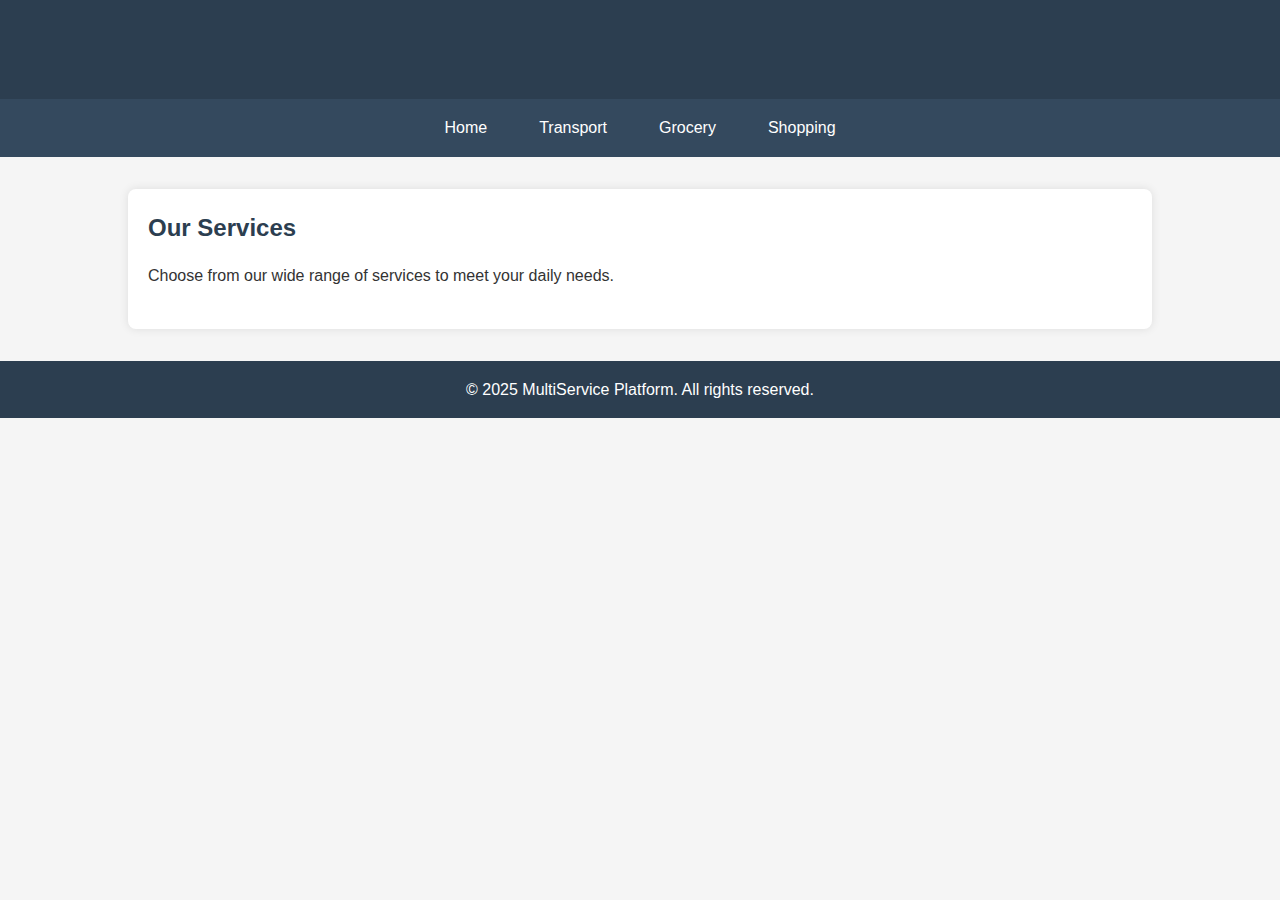
<file: index.html>
<!DOCTYPE html>
<html lang="en">
<head>
  <meta charset="UTF-8" />
  <meta name="viewport" content="width=device-width, initial-scale=1.0"/>
  <title>Home - MultiService Platform</title>
  <link rel="stylesheet" href="./style.css" />
  <style>
    .category-grid {
      display: flex;
      gap: 20px;
      flex-wrap: wrap;
    }
    .category-card {
      width: 300px;
      border: 1px solid #ccc;
      border-radius: 10px;
      overflow: hidden;
      cursor: pointer;
      box-shadow: 0 0 8px rgba(0,0,0,0.1);
    }
    .category-card img {
      width: 100%;
      height: 180px;
      object-fit: cover;
    }
    .category-info {
      padding: 15px;
    }
    .btn {
      display: inline-block;
      margin-top: 10px;
      padding: 8px 12px;
      background-color: #007bff;
      color: white;
      text-decoration: none;
      border-radius: 5px;
    }
  </style>
</head>
<body>
  <header>
    <h1>Welcome to MultiService Platform</h1>
  </header>

  <nav>
    <a href="index.html">Home</a>
    <a href="transport.html">Transport</a>
    <a href="grocery.html">Grocery</a>
    <a href="shopping.html">Shopping</a>
  </nav>

  <div class="container">
    <h2>Our Services</h2>
    <p>Choose from our wide range of services to meet your daily needs.</p>

    <div class="category-grid" id="category-grid">
      <!-- Dynamic content will be inserted here -->
    </div>
  </div>

  <footer>
    <p>&copy; 2025 MultiService Platform. All rights reserved.</p>
  </footer>

  <script>
    const services = [
      {
        key: 'transport',
        title: 'Transport',
        desc: 'Book your travel tickets',
        img: 'all transport.jpg',
        link: 'transport.html'
      },
      {
        key: 'grocery',
        title: 'Grocery',
        desc: 'Fresh groceries at your doorstep',
        img: 'all grocery.jpg',
        link: 'grocery.html'
      },
      {
        key: 'shopping',
        title: 'Shopping',
        desc: 'Fashion and electronics',
        img: 'all shopping.jpg',
        link: 'shopping.html'
      }
    ];

    const grid = document.getElementById('category-grid');

    services.forEach(service => {
      fetch(`http://localhost:3000/${service.key}`)
        .then(res => res.json())
        .then(data => {
          const card = document.createElement('div');
          card.className = 'category-card';
          card.onclick = () => window.location.href = service.link;
          card.innerHTML = `
            <img src="${service.img}" alt="${service.title}">
            <div class="category-info">
              <h3>${service.title}</h3>
              <p>${service.desc}</p>
              <p><strong>${data.length}</strong> items available</p>
              <a href="${service.link}" class="btn">Explore</a>
            </div>
          `;
          grid.appendChild(card);
        })
        .catch(err => {
          console.error(`Failed to fetch ${service.key}:`, err);
        });
    });
  </script>
</body>
</html>
</file>
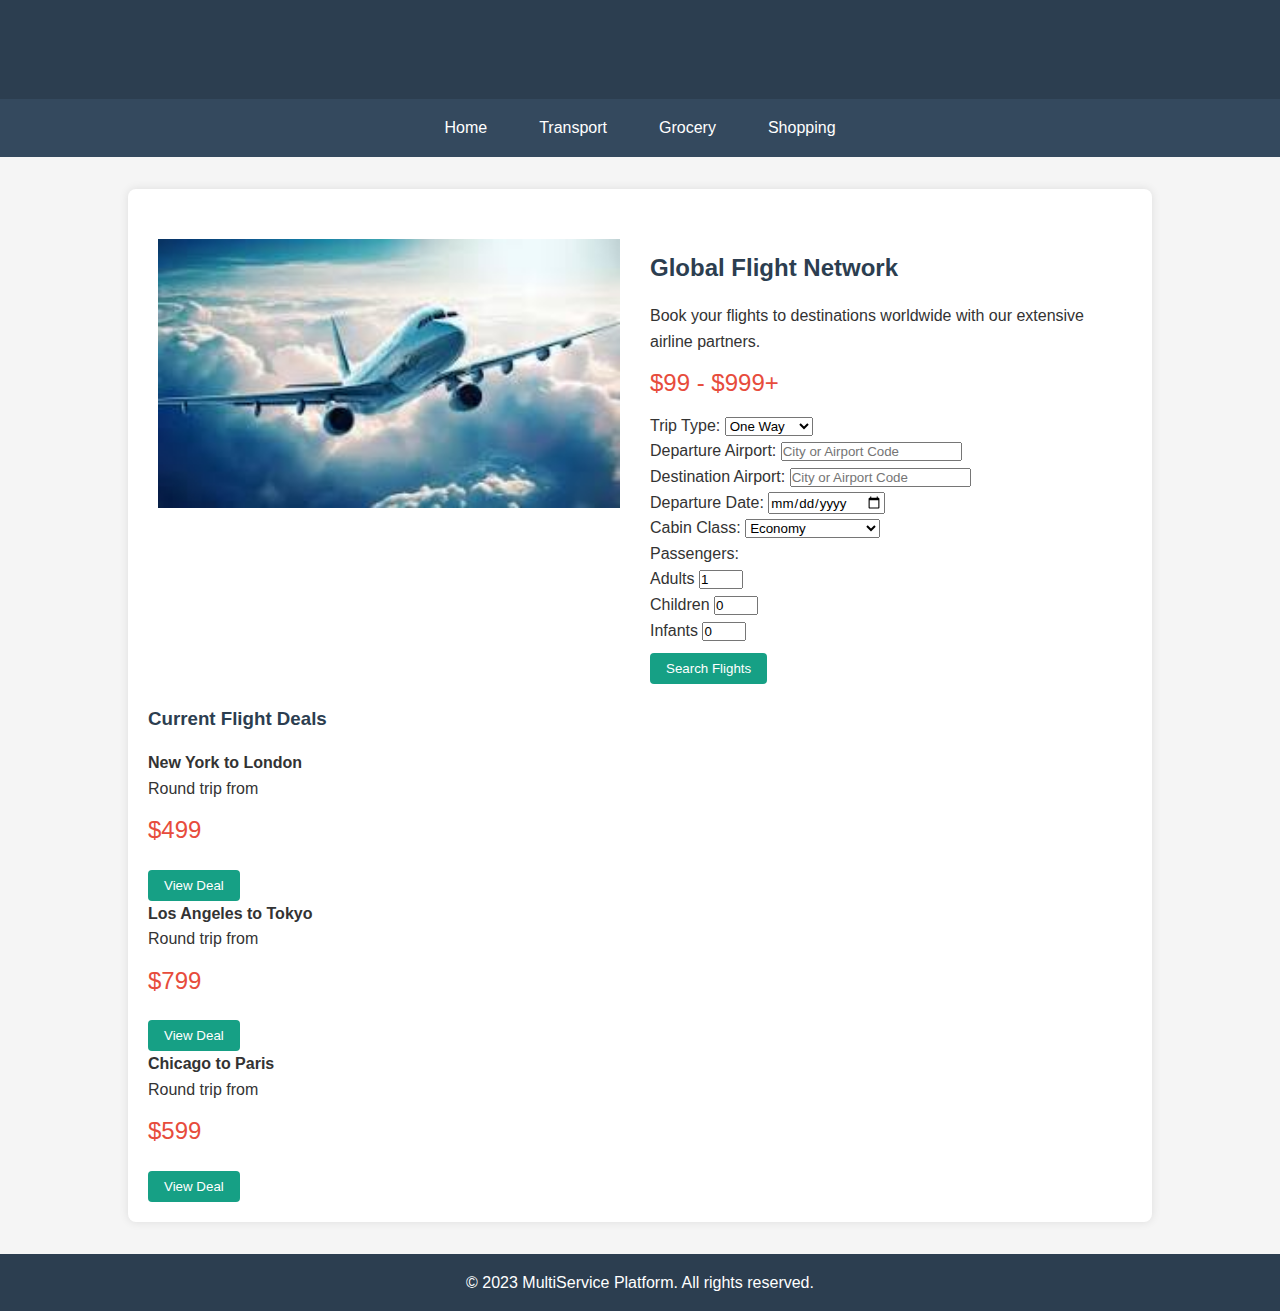
<file: aeroplane.html>
<!DOCTYPE html>
<html lang="en">
<head>
    <meta charset="UTF-8">
    <meta name="viewport" content="width=device-width, initial-scale=1.0">
    <title>Flight Booking</title>
    <link rel="stylesheet" href="style.css">
</head>
<body>
    <header>
        <h1>Flight Ticket Booking</h1>
    </header>
    
    <nav>
        <a href="index.html">Home</a>
        <a href="transport.html">Transport</a>
        <a href="grocery.html">Grocery</a>
        <a href="shopping.html">Shopping</a>
    </nav>
    
    <div class="container">
        <div class="product-details">
            <div class="product-image">
                <img src="./plane.jpg" alt="Commercial Airplane">
            </div>
            
            <div class="product-info">
                <h2>Global Flight Network</h2>
                <p>Book your flights to destinations worldwide with our extensive airline partners.</p>
                
                <div class="price">$99 - $999+</div>
                
                <form>
                    <div class="form-group">
                        <label for="trip-type">Trip Type:</label>
                        <select id="trip-type" name="trip-type">
                            <option value="one-way">One Way</option>
                            <option value="round-trip">Round Trip</option>
                            <option value="multi-city">Multi-City</option>
                        </select>
                    </div>
                    
                    <div class="form-group">
                        <label for="from">Departure Airport:</label>
                        <input type="text" id="from" name="from" placeholder="City or Airport Code" required>
                    </div>
                    
                    <div class="form-group">
                        <label for="to">Destination Airport:</label>
                        <input type="text" id="to" name="to" placeholder="City or Airport Code" required>
                    </div>
                    
                    <div class="form-group">
                        <label for="depart-date">Departure Date:</label>
                        <input type="date" id="depart-date" name="depart-date" required>
                    </div>
                    
                    <div class="form-group return-date-group" style="display:none;">
                        <label for="return-date">Return Date:</label>
                        <input type="date" id="return-date" name="return-date">
                    </div>
                    
                    <div class="form-group">
                        <label for="class">Cabin Class:</label>
                        <select id="class" name="class">
                            <option value="economy">Economy</option>
                            <option value="premium-economy">Premium Economy</option>
                            <option value="business">Business</option>
                            <option value="first">First Class</option>
                        </select>
                    </div>
                    
                    <div class="form-group">
                        <label for="passengers">Passengers:</label>
                        <div class="passenger-selector">
                            <div>
                                <label>Adults</label>
                                <input type="number" name="adults" min="1" max="9" value="1">
                            </div>
                            <div>
                                <label>Children</label>
                                <input type="number" name="children" min="0" max="9" value="0">
                            </div>
                            <div>
                                <label>Infants</label>
                                <input type="number" name="infants" min="0" max="9" value="0">
                            </div>
                        </div>
                    </div>
                    
                    <button type="submit" class="btn">Search Flights</button>
                </form>
            </div>
        </div>
        
        <div class="flight-deals">
            <h3>Current Flight Deals</h3>
            <div class="deal-cards">
                <div class="deal-card">
                    <h4>New York to London</h4>
                    <p>Round trip from</p>
                    <div class="price">$499</div>
                    <button class="btn">View Deal</button>
                </div>
                
                <div class="deal-card">
                    <h4>Los Angeles to Tokyo</h4>
                    <p>Round trip from</p>
                    <div class="price">$799</div>
                    <button class="btn">View Deal</button>
                </div>
                
                <div class="deal-card">
                    <h4>Chicago to Paris</h4>
                    <p>Round trip from</p>
                    <div class="price">$599</div>
                    <button class="btn">View Deal</button>
                </div>
            </div>
        </div>
    </div>
    
    <footer>
        <p>&copy; 2023 MultiService Platform. All rights reserved.</p>
    </footer>
    
    <script>
        // Simple script to show/hide return date based on trip type
        document.getElementById('trip-type').addEventListener('change', function() {
            const returnDateGroup = document.querySelector('.return-date-group');
            if (this.value === 'round-trip') {
                returnDateGroup.style.display = 'block';
            } else {
                returnDateGroup.style.display = 'none';
            }
        });
    </script>
</body>
</html>
</file>
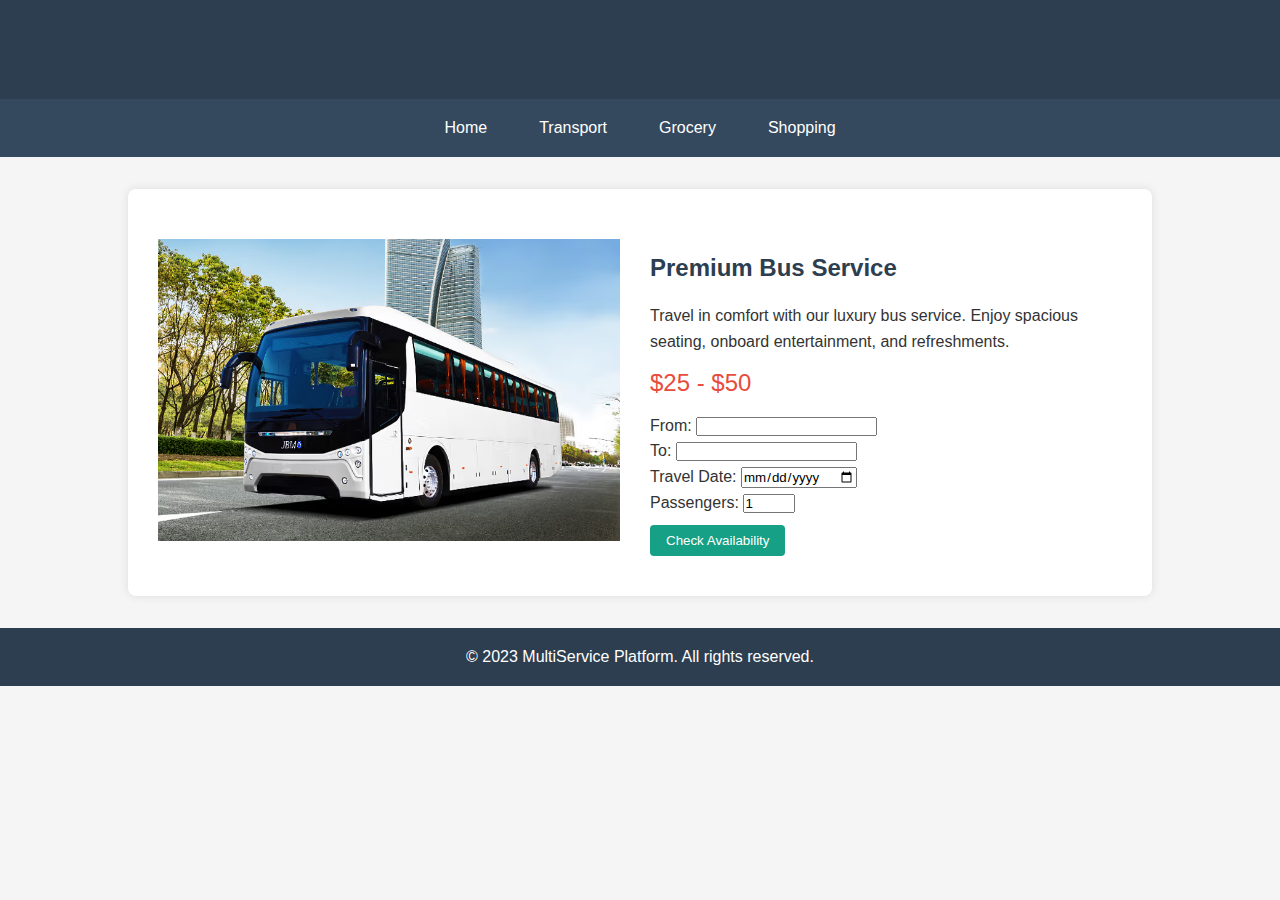
<file: bus.html>
<!DOCTYPE html>
<html lang="en">
<head>
    <meta charset="UTF-8">
    <meta name="viewport" content="width=device-width, initial-scale=1.0">
    <title>Bus Booking</title>
    <link rel="stylesheet" href="style.css">
</head>
<body>
    <header>
        <h1>Bus Ticket Booking</h1>
    </header>
    
    <nav>
        <a href="index.html">Home</a>
        <a href="transport.html">Transport</a>
        <a href="grocery.html">Grocery</a>
        <a href="shopping.html">Shopping</a>
    </nav>
    
    <div class="container">
        <div class="product-details">
            <div class="product-image">
                <img src="./bus.avif" alt="Luxury Bus">
            </div>
            
            <div class="product-info">
                <h2>Premium Bus Service</h2>
                <p>Travel in comfort with our luxury bus service. Enjoy spacious seating, onboard entertainment, and refreshments.</p>
                
                <div class="price">$25 - $50</div>
                
                <form>
                    <div class="form-group">
                        <label for="from">From:</label>
                        <input type="text" id="from" name="from" required>
                    </div>
                    
                    <div class="form-group">
                        <label for="to">To:</label>
                        <input type="text" id="to" name="to" required>
                    </div>
                    
                    <div class="form-group">
                        <label for="date">Travel Date:</label>
                        <input type="date" id="date" name="date" required>
                    </div>
                    
                    <div class="form-group">
                        <label for="passengers">Passengers:</label>
                        <input type="number" id="passengers" name="passengers" min="1" max="10" value="1">
                    </div>
                    
                    <button type="submit" class="btn">Check Availability</button>
                </form>
            </div>
        </div>
    </div>
    
    <footer>
        <p>&copy; 2023 MultiService Platform. All rights reserved.</p>
    </footer>
</body>
</html>
</file>
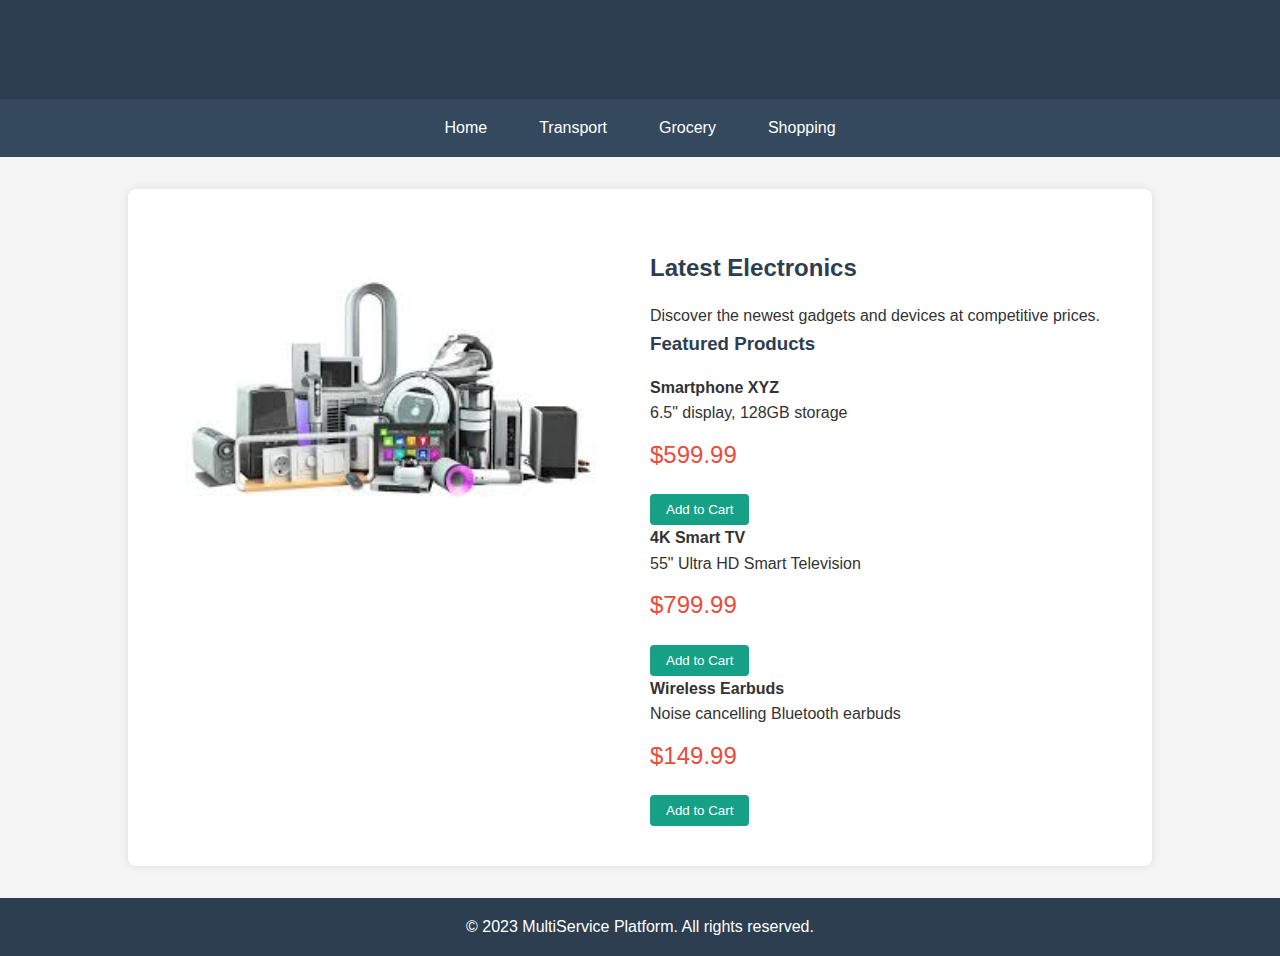
<file: electronic.html>
<!DOCTYPE html>
<html lang="en">
<head>
    <meta charset="UTF-8">
    <meta name="viewport" content="width=device-width, initial-scale=1.0">
    <title>Electronics Store</title>
    <link rel="stylesheet" href="style.css">
</head>
<body>
    <header>
        <h1>Electronics</h1>
    </header>
    
    <nav>
        <a href="index.html">Home</a>
        <a href="transport.html">Transport</a>
        <a href="grocery.html">Grocery</a>
        <a href="shopping.html">Shopping</a>
    </nav>
    
    <div class="container">
        <div class="product-details">
            <div class="product-image">
                <img src="./electronic.jpg" alt="Latest Gadgets">
            </div>
            
            <div class="product-info">
                <h2>Latest Electronics</h2>
                <p>Discover the newest gadgets and devices at competitive prices.</p>
                
                <h3>Featured Products</h3>
                <div class="product-list">
                    <div class="product-item">
                        <h4>Smartphone XYZ</h4>
                        <p>6.5" display, 128GB storage</p>
                        <div class="price">$599.99</div>
                        <button class="btn">Add to Cart</button>
                    </div>
                    
                    <div class="product-item">
                        <h4>4K Smart TV</h4>
                        <p>55" Ultra HD Smart Television</p>
                        <div class="price">$799.99</div>
                        <button class="btn">Add to Cart</button>
                    </div>
                    
                    <div class="product-item">
                        <h4>Wireless Earbuds</h4>
                        <p>Noise cancelling Bluetooth earbuds</p>
                        <div class="price">$149.99</div>
                        <button class="btn">Add to Cart</button>
                    </div>
                </div>
            </div>
        </div>
    </div>
    
    <footer>
        <p>&copy; 2023 MultiService Platform. All rights reserved.</p>
    </footer>
</body>
</html>
</file>
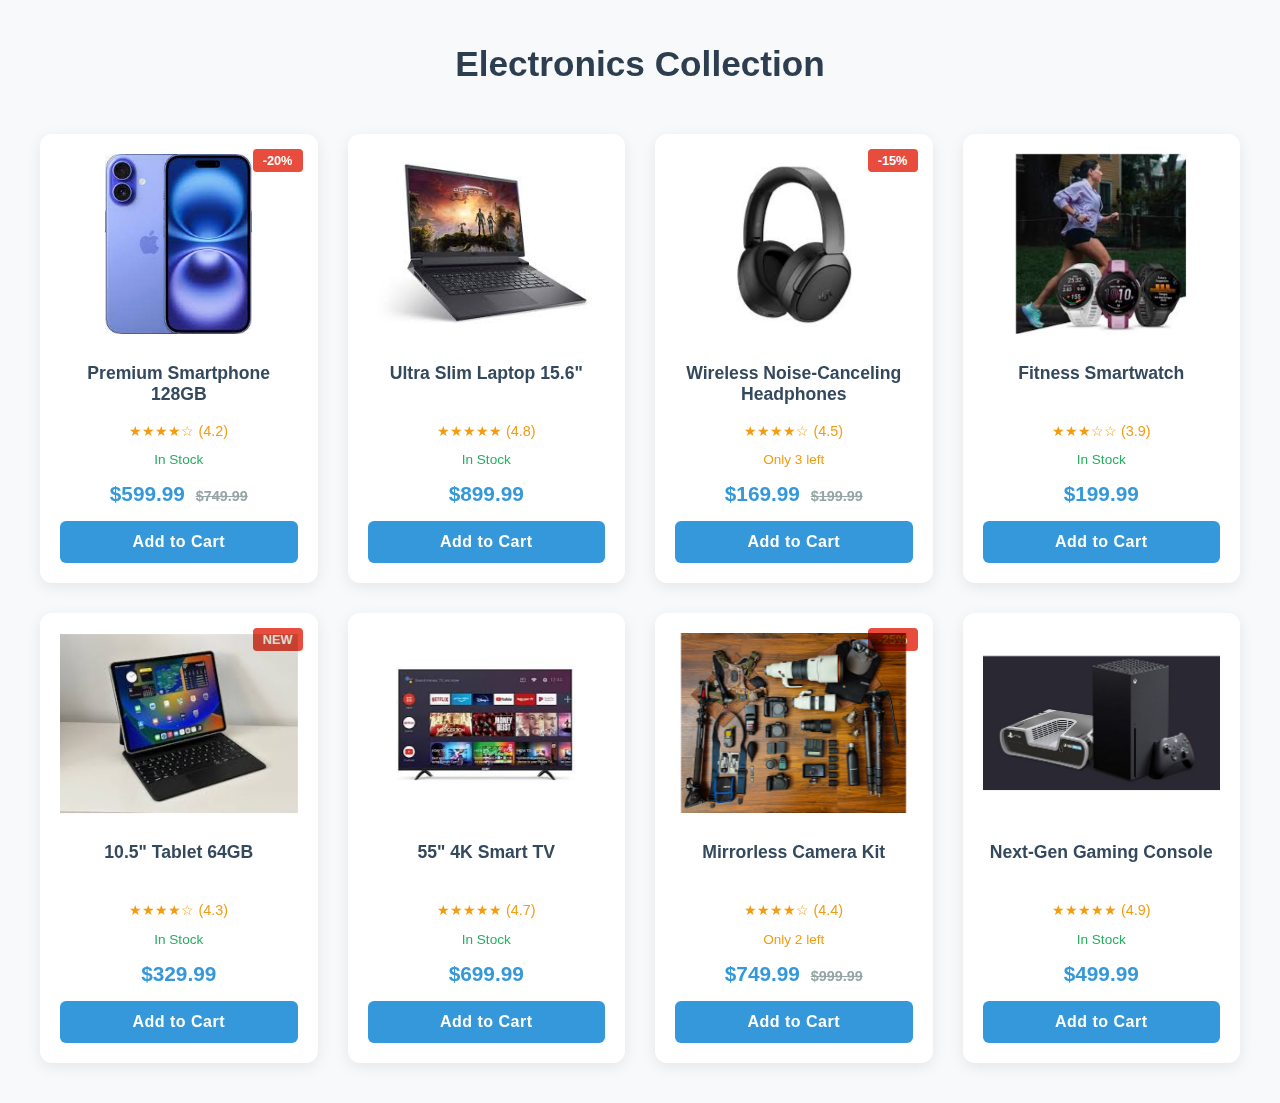
<file: electronics.html>
<!DOCTYPE html>
<html lang="en">
<head>
    <meta charset="UTF-8">
    <meta name="viewport" content="width=device-width, initial-scale=1.0">
    <title>Electronics Store</title>
    <style>
        body {
            font-family: 'Segoe UI', Tahoma, Geneva, Verdana, sans-serif;
            margin: 0;
            padding: 20px;
            background-color: #f8f9fa;
        }
        h1 {
            text-align: center;
            color: #2c3e50;
            margin-bottom: 30px;
            font-size: 2.2rem;
        }
        .electronics-container {
            display: grid;
            grid-template-columns: repeat(auto-fill, minmax(250px, 1fr));
            gap: 30px;
            padding: 20px;
            max-width: 1300px;
            margin: 0 auto;
        }
        .product-card {
            background: white;
            border-radius: 12px;
            box-shadow: 0 4px 15px rgba(0,0,0,0.08);
            padding: 20px;
            text-align: center;
            transition: transform 0.3s, box-shadow 0.3s;
            position: relative;
            overflow: hidden;
        }
        .product-card:hover {
            transform: translateY(-8px);
            box-shadow: 0 8px 25px rgba(0,0,0,0.12);
        }
        .product-image {
            width: 100%;
            height: 180px;
            object-fit: contain;
            margin-bottom: 15px;
            mix-blend-mode: multiply;
        }
        .product-title {
            margin: 10px 0;
            color: #34495e;
            font-size: 1.1rem;
            min-height: 50px;
        }
        .product-price {
            font-weight: bold;
            color: #3498db;
            margin: 15px 0;
            font-size: 1.3rem;
        }
        .original-price {
            text-decoration: line-through;
            color: #95a5a6;
            font-size: 0.9rem;
            margin-left: 5px;
        }
        .add-to-cart {
            background-color: #3498db;
            color: white;
            border: none;
            padding: 12px 0;
            border-radius: 6px;
            cursor: pointer;
            width: 100%;
            font-size: 1rem;
            font-weight: 600;
            transition: background-color 0.3s;
            letter-spacing: 0.5px;
        }
        .add-to-cart:hover {
            background-color: #2980b9;
        }
        .discount-badge {
            position: absolute;
            top: 15px;
            right: 15px;
            background: #e74c3c;
            color: white;
            padding: 4px 10px;
            border-radius: 4px;
            font-size: 0.8rem;
            font-weight: bold;
        }
        .rating {
            color: #f39c12;
            margin: 8px 0;
            font-size: 0.9rem;
        }
        .stock-status {
            font-size: 0.85rem;
            margin-bottom: 10px;
        }
        .in-stock {
            color: #27ae60;
        }
        .low-stock {
            color: #f39c12;
        }
    </style>
</head>
<body>
    <h1>Electronics Collection</h1>
    
    <div class="electronics-container">
        <!-- Product 1 -->
        <div class="product-card">
            <div class="discount-badge">-20%</div>
            <img src="./smartphone.jpg" alt="Smartphone" class="product-image">
            <h3 class="product-title">Premium Smartphone 128GB</h3>
            <div class="rating">★★★★☆ (4.2)</div>
            <p class="stock-status in-stock">In Stock</p>
            <p class="product-price">$599.99 <span class="original-price">$749.99</span></p>
            <button class="add-to-cart">Add to Cart</button>
        </div>
        
        <!-- Product 2 -->
        <div class="product-card">
            <img src="./laptop.jpg" alt="Laptop" class="product-image">
            <h3 class="product-title">Ultra Slim Laptop 15.6"</h3>
            <div class="rating">★★★★★ (4.8)</div>
            <p class="stock-status in-stock">In Stock</p>
            <p class="product-price">$899.99</p>
            <button class="add-to-cart">Add to Cart</button>
        </div>
        
        <!-- Product 3 -->
        <div class="product-card">
            <div class="discount-badge">-15%</div>
            <img src="./headphone.jpg" alt="Headphones" class="product-image">
            <h3 class="product-title">Wireless Noise-Canceling Headphones</h3>
            <div class="rating">★★★★☆ (4.5)</div>
            <p class="stock-status low-stock">Only 3 left</p>
            <p class="product-price">$169.99 <span class="original-price">$199.99</span></p>
            <button class="add-to-cart">Add to Cart</button>
        </div>
        
        <!-- Product 4 -->
        <div class="product-card">
            <img src="./smart watch.jpg" alt="Smartwatch" class="product-image">
            <h3 class="product-title">Fitness Smartwatch</h3>
            <div class="rating">★★★☆☆ (3.9)</div>
            <p class="stock-status in-stock">In Stock</p>
            <p class="product-price">$199.99</p>
            <button class="add-to-cart">Add to Cart</button>
        </div>

        <!-- Product 5 -->
        <div class="product-card">
            <div class="discount-badge">NEW</div>
            <img src="./tablet.jpg" alt="Tablet" class="product-image">
            <h3 class="product-title">10.5" Tablet 64GB</h3>
            <div class="rating">★★★★☆ (4.3)</div>
            <p class="stock-status in-stock">In Stock</p>
            <p class="product-price">$329.99</p>
            <button class="add-to-cart">Add to Cart</button>
        </div>

        <!-- Product 6 -->
        <div class="product-card">
            <img src="./smart tv.jpg" alt="Smart TV" class="product-image">
            <h3 class="product-title">55" 4K Smart TV</h3>
            <div class="rating">★★★★★ (4.7)</div>
            <p class="stock-status in-stock">In Stock</p>
            <p class="product-price">$699.99</p>
            <button class="add-to-cart">Add to Cart</button>
        </div>

        <!-- Product 7 -->
        <div class="product-card">
            <div class="discount-badge">-25%</div>
            <img src="./camera kit.webp" alt="Camera" class="product-image">
            <h3 class="product-title">Mirrorless Camera Kit</h3>
            <div class="rating">★★★★☆ (4.4)</div>
            <p class="stock-status low-stock">Only 2 left</p>
            <p class="product-price">$749.99 <span class="original-price">$999.99</span></p>
            <button class="add-to-cart">Add to Cart</button>
        </div>

        <!-- Product 8 -->
        <div class="product-card">
            <img src="./next-gen_consoles.jpg" alt="Gaming Console" class="product-image">
            <h3 class="product-title">Next-Gen Gaming Console</h3>
            <div class="rating">★★★★★ (4.9)</div>
            <p class="stock-status in-stock">In Stock</p>
            <p class="product-price">$499.99</p>
            <button class="add-to-cart">Add to Cart</button>
        </div>
    </div>

    <script>
        // Enhanced cart functionality
        document.querySelectorAll('.add-to-cart').forEach(button => {
            button.addEventListener('click', function() {
                const card = this.closest('.product-card');
                const product = {
                    name: card.querySelector('.product-title').textContent,
                    price: card.querySelector('.product-price').textContent.split(' ')[0],
                    image: card.querySelector('.product-image').src.split('/').pop(),
                    rating: card.querySelector('.rating').textContent
                };
                
                // Get or initialize cart
                let cart = JSON.parse(localStorage.getItem('cart')) || [];
                
                // Check if item already exists in cart
                const existingItem = cart.find(item => item.name === product.name);
                if (existingItem) {
                    existingItem.quantity = (existingItem.quantity || 1) + 1;
                } else {
                    product.quantity = 1;
                    cart.push(product);
                }
                
                // Save to localStorage
                localStorage.setItem('cart', JSON.stringify(cart));
                
                // Visual feedback
                const originalText = this.textContent;
                this.textContent = '✓ Added';
                this.style.backgroundColor = '#2ecc71';
                
                setTimeout(() => {
                    this.textContent = originalText;
                    this.style.backgroundColor = '#3498db';
                }, 2000);
                
                // Update cart count if function exists
                if (typeof updateCartCounter === 'function') {
                    updateCartCounter();
                }
            });
        });
    </script>
</body>
</html>
</file>
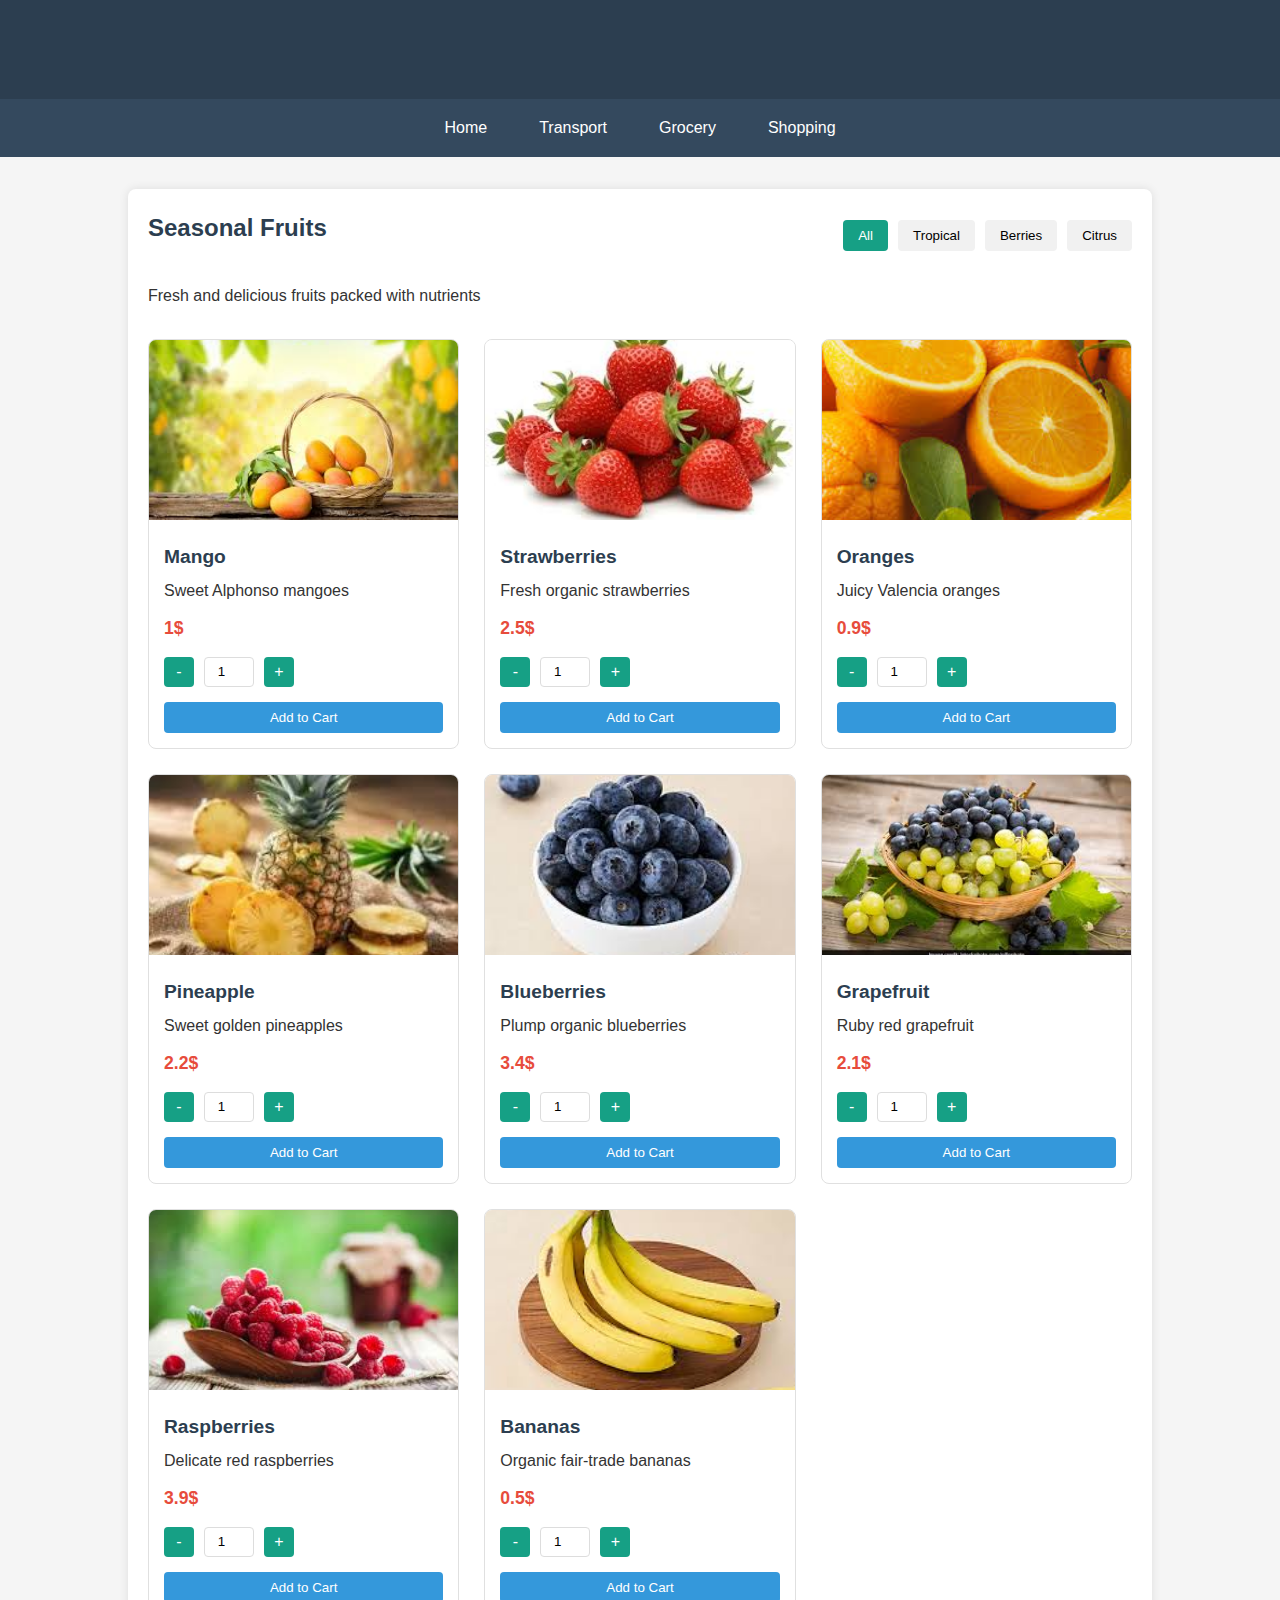
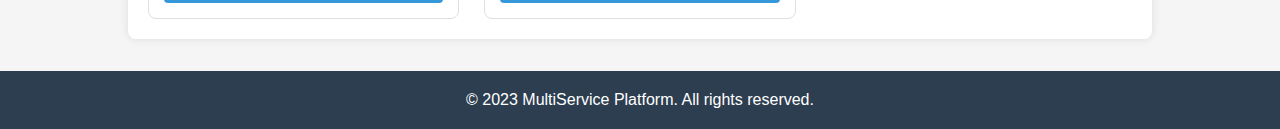
<file: fruits.html>
<!DOCTYPE html>
<html lang="en">
<head>
    <meta charset="UTF-8">
    <meta name="viewport" content="width=device-width, initial-scale=1.0">
    <title>Fresh Fruits</title>
    <link rel="stylesheet" href="style.css">
    <style>
        /* Fruit page specific styles */
        .fruit-grid {
            display: grid;
            grid-template-columns: repeat(auto-fill, minmax(250px, 1fr));
            gap: 25px;
            margin-top: 30px;
        }
        
        .fruit-card {
            border: 1px solid #e0e0e0;
            border-radius: 8px;
            overflow: hidden;
            transition: transform 0.3s, box-shadow 0.3s;
            background: white;
        }
        
        .fruit-card:hover {
            transform: translateY(-5px);
            box-shadow: 0 5px 15px rgba(0, 0, 0, 0.1);
        }
        
        .fruit-img {
            width: 100%;
            height: 180px;
            object-fit: cover;
        }
        
        .fruit-info {
            padding: 15px;
        }
        
        .fruit-name {
            font-size: 1.2rem;
            color: #2c3e50;
            margin-bottom: 5px;
        }
        
        .fruit-price {
            font-size: 1.1rem;
            color: #e74c3c;
            font-weight: bold;
            margin: 10px 0;
        }
        
        .quantity-controls {
            display: flex;
            align-items: center;
            margin: 15px 0;
        }
        
        .quantity-btn {
            width: 30px;
            height: 30px;
            background-color: #16a085;
            color: white;
            border: none;
            border-radius: 4px;
            font-size: 1rem;
            cursor: pointer;
            display: flex;
            align-items: center;
            justify-content: center;
        }
        
        .quantity-btn:hover {
            background-color: #1abc9c;
        }
        
        .quantity-input {
            width: 50px;
            height: 30px;
            text-align: center;
            margin: 0 10px;
            border: 1px solid #ddd;
            border-radius: 4px;
        }
        
        .add-to-cart {
            width: 100%;
            padding: 8px;
            background-color: #3498db;
            color: white;
            border: none;
            border-radius: 4px;
            cursor: pointer;
            transition: background-color 0.3s;
        }
        
        .add-to-cart:hover {
            background-color: #2980b9;
        }
        
        .category-header {
            display: flex;
            justify-content: space-between;
            align-items: center;
            margin-bottom: 20px;
        }
        
        .filter-options {
            display: flex;
            gap: 10px;
        }
        
        .filter-btn {
            padding: 8px 15px;
            background-color: #f1f1f1;
            border: none;
            border-radius: 4px;
            cursor: pointer;
        }
        
        .filter-btn.active {
            background-color: #16a085;
            color: white;
        }
        
        .cart-summary {
            position: fixed;
            bottom: 20px;
            right: 20px;
            background-color: #2c3e50;
            color: white;
            padding: 15px;
            border-radius: 8px;
            box-shadow: 0 4px 8px rgba(0, 0, 0, 0.2);
            z-index: 1000;
        }
        
        .cart-items {
            max-height: 200px;
            overflow-y: auto;
            margin-bottom: 10px;
        }
        
        .cart-item {
            display: flex;
            justify-content: space-between;
            margin-bottom: 8px;
            padding-bottom: 8px;
            border-bottom: 1px solid #34495e;
        }
        
        .checkout-btn {
            background-color: #16a085;
            color: white;
            border: none;
            padding: 8px 15px;
            border-radius: 4px;
            cursor: pointer;
            width: 100%;
        }
        
        .checkout-btn:hover {
            background-color: #1abc9c;
        }
    </style>
</head>
<body>
    <header>
        <h1>Fresh Fruits</h1>
    </header>
    
    <nav>
        <a href="index.html">Home</a>
        <a href="transport.html">Transport</a>
        <a href="grocery.html">Grocery</a>
        <a href="shopping.html">Shopping</a>
    </nav>
    
    <div class="container">
        <div class="category-header">
            <h2>Seasonal Fruits</h2>
            <div class="filter-options">
                <button class="filter-btn active">All</button>
                <button class="filter-btn">Tropical</button>
                <button class="filter-btn">Berries</button>
                <button class="filter-btn">Citrus</button>
            </div>
        </div>
        
        <p>Fresh and delicious fruits packed with nutrients</p>
        
        <div class="fruit-grid">
            <!-- Fruit 1 -->
            <div class="fruit-card" data-id="f1" data-category="tropical">
                <img src="mango.jpg" alt="Mango" class="fruit-img">
                <div class="fruit-info">
                    <h3 class="fruit-name">Mango</h3>
                    <p>Sweet Alphonso mangoes</p>
                    <div class="fruit-price">1$</div>
                    <div class="fruit-price" data-price="1$" style="display:none;">1$</div>
                    
                    <div class="quantity-controls">
                        <button class="quantity-btn minus">-</button>
                        <input type="number" class="quantity-input" value="1" min="1" max="30">
                        <button class="quantity-btn plus">+</button>
                    </div>
                    
                    <button class="add-to-cart">Add to Cart</button>
                </div>
            </div>
            
            <!-- Fruit 2 -->
            <div class="fruit-card" data-id="f2" data-category="berries">
                <img src="straberry.jpg" alt="Strawberries" class="fruit-img">
                <div class="fruit-info">
                    <h3 class="fruit-name">Strawberries</h3>
                    <p>Fresh organic strawberries</p>
                    <div class="fruit-price">2.5$</div>
                    <div class="fruit-price" data-price="2.5$" style="display:none;">2.5$</div>
                    
                    <div class="quantity-controls">
                        <button class="quantity-btn minus">-</button>
                        <input type="number" class="quantity-input" value="1" min="1" max="10">
                        <button class="quantity-btn plus">+</button>
                    </div>
                    
                    <button class="add-to-cart">Add to Cart</button>
                </div>
            </div>
            
            <!-- Fruit 3 -->
            <div class="fruit-card" data-id="f3" data-category="citrus">
                <img src="orange.jpg" alt="Oranges" class="fruit-img">
                <div class="fruit-info">
                    <h3 class="fruit-name">Oranges</h3>
                    <p>Juicy Valencia oranges</p>
                    <div class="fruit-price">0.9$</div>
                    <div class="fruit-price" data-price="0.9$" style="display:none;">0.9$</div>
                    
                    <div class="quantity-controls">
                        <button class="quantity-btn minus">-</button>
                        <input type="number" class="quantity-input" value="1" min="1" max="10">
                        <button class="quantity-btn plus">+</button>
                    </div>
                    
                    <button class="add-to-cart">Add to Cart</button>
                </div>
            </div>
            
            <!-- Fruit 4 -->
            <div class="fruit-card" data-id="f4" data-category="tropical">
                <img src="pineapple.jpg" alt="Pineapple" class="fruit-img">
                <div class="fruit-info">
                    <h3 class="fruit-name">Pineapple</h3>
                    <p>Sweet golden pineapples</p>
                    <div class="fruit-price">2.2$</div>
                    <div class="fruit-price" data-price="2.2$" style="display:none;">2.2$</div>
                    
                    <div class="quantity-controls">
                        <button class="quantity-btn minus">-</button>
                        <input type="number" class="quantity-input" value="1" min="1" max="10">
                        <button class="quantity-btn plus">+</button>
                    </div>
                    
                    <button class="add-to-cart">Add to Cart</button>
                </div>
            </div>
            
            <!-- Fruit 5 -->
            <div class="fruit-card" data-id="f5" data-category="berries">
                <img src="blueberry.jpg" alt="Blueberries" class="fruit-img">
                <div class="fruit-info">
                    <h3 class="fruit-name">Blueberries</h3>
                    <p>Plump organic blueberries</p>
                    <div class="fruit-price">3.4$</div>
                    <div class="fruit-price" data-price="3.4$" style="display:none;">3.4$</div>
                    
                    <div class="quantity-controls">
                        <button class="quantity-btn minus">-</button>
                        <input type="number" class="quantity-input" value="1" min="1" max="10">
                        <button class="quantity-btn plus">+</button>
                    </div>
                    
                    <button class="add-to-cart">Add to Cart</button>
                </div>
            </div>
            
            <!-- Fruit 6 -->
            <div class="fruit-card" data-id="f6" data-category="citrus">
                <img src="grape.jpg" alt="Grapefruit" class="fruit-img">
                <div class="fruit-info">
                    <h3 class="fruit-name">Grapefruit</h3>
                    <p>Ruby red grapefruit</p>
                    <div class="fruit-price">2.1$</div>
                    <div class="fruit-price" data-price="2.1$" style="display:none;">2.1$</div>
                    
                    <div class="quantity-controls">
                        <button class="quantity-btn minus">-</button>
                        <input type="number" class="quantity-input" value="1" min="1" max="10">
                        <button class="quantity-btn plus">+</button>
                    </div>
                    
                    <button class="add-to-cart">Add to Cart</button>
                </div>
            </div>
            
            <!-- Fruit 7 -->
            <div class="fruit-card" data-id="f7" data-category="berries">
                <img src="raspberry.jpg" alt="Raspberries" class="fruit-img">
                <div class="fruit-info">
                    <h3 class="fruit-name">Raspberries</h3>
                    <p>Delicate red raspberries</p>
                    <div class="fruit-price">3.9$</div>
                    <div class="fruit-price" data-price="3.9$" style="display:none;">3.9$</div>
                    
                    <div class="quantity-controls">
                        <button class="quantity-btn minus">-</button>
                        <input type="number" class="quantity-input" value="1" min="1" max="10">
                        <button class="quantity-btn plus">+</button>
                    </div>
                    
                    <button class="add-to-cart">Add to Cart</button>
                </div>
            </div>
            
            <!-- Fruit 8 -->
            <div class="fruit-card" data-id="f8" data-category="tropical">
                <img src="banana.jpg" alt="Bananas" class="fruit-img">
                <div class="fruit-info">
                    <h3 class="fruit-name">Bananas</h3>
                    <p>Organic fair-trade bananas</p>
                    <div class="fruit-price">0.5$</div>
                    <div class="fruit-price" data-price="0.5$" style="display:none;">0.5$</div>
                    
                    <div class="quantity-controls">
                        <button class="quantity-btn minus">-</button>
                        <input type="number" class="quantity-input" value="1" min="1" max="10">
                        <button class="quantity-btn plus">+</button>
                    </div>
                    
                    <button class="add-to-cart">Add to Cart</button>
                </div>
            </div>
        </div>
    </div>
    
    <!-- Cart Summary -->
    <div class="cart-summary" id="cartSummary" style="display: none;">
        <h3>Your Cart (<span id="cartCount">0</span>)</h3>
        <div class="cart-items" id="cartItems">
            <!-- Cart items will be added here dynamically -->
        </div>
        <div class="cart-total">
            <strong>Total: $<span id="cartTotal">0.00</span></strong>
        </div>
        <button class="checkout-btn">Proceed to Checkout</button>
    </div>
    
    <footer>
        <p>&copy; 2023 MultiService Platform. All rights reserved.</p>
    </footer>
    
    <script>
        // Shopping Cart functionality
        const cart = {
            items: [],
            total: 0,
            
            addItem: function(id, name, price, quantity) {
                // Check if item already exists in cart
                const existingItem = this.items.find(item => item.id === id);
                
                if (existingItem) {
                    existingItem.quantity += quantity;
                } else {
                    this.items.push({
                        id: id,
                        name: name,
                        price: price,
                        quantity: quantity
                    });
                }
                
                this.calculateTotal();
                this.updateCartDisplay();
            },
            
            calculateTotal: function() {
                this.total = this.items.reduce((sum, item) => {
                    return sum + (item.price * item.quantity);
                }, 0);
            },
            
            updateCartDisplay: function() {
                const cartItemsElement = document.getElementById('cartItems');
                const cartCountElement = document.getElementById('cartCount');
                const cartTotalElement = document.getElementById('cartTotal');
                const cartSummary = document.getElementById('cartSummary');
                
                // Update cart items list
                cartItemsElement.innerHTML = '';
                this.items.forEach(item => {
                    const cartItemElement = document.createElement('div');
                    cartItemElement.className = 'cart-item';
                    cartItemElement.innerHTML = `
                        <span>${item.name} (${item.quantity})</span>
                        <span>${(item.price * item.quantity).toFixed(2)}</span>
                    `;
                    cartItemsElement.appendChild(cartItemElement);
                });
                
                // Update cart count and total
                const itemCount = this.items.reduce((count, item) => count + item.quantity, 0);
                cartCountElement.textContent = itemCount;
                cartTotalElement.textContent = this.total.toFixed(2);
                
                // Show cart if not empty
                if (this.items.length > 0) {
                    cartSummary.style.display = 'block';
                } else {
                    cartSummary.style.display = 'none';
                }
            }
        };
        
        // Quantity controls functionality
        document.querySelectorAll('.quantity-btn').forEach(button => {
            button.addEventListener('click', function() {
                const input = this.parentElement.querySelector('.quantity-input');
                let value = parseInt(input.value);
                
                if (this.classList.contains('minus')) {
                    if (value > 1) {
                        input.value = value - 1;
                    }
                } else if (this.classList.contains('plus')) {
                    if (value < 10) {
                        input.value = value + 1;
                    }
                }
            });
        });
        
        // Add to cart functionality
        document.querySelectorAll('.add-to-cart').forEach(button => {
            button.addEventListener('click', function() {
                const card = this.closest('.fruit-card');
                const id = card.getAttribute('data-id');
                const name = card.querySelector('.fruit-name').textContent;
                const price = parseFloat(card.querySelector('[data-price]').textContent);
                const quantity = parseInt(card.querySelector('.quantity-input').value);
                
                cart.addItem(id, name, price, quantity);
                
                // Visual feedback
                this.textContent = 'Added!';
                this.style.backgroundColor = '#2ecc71';
                setTimeout(() => {
                    this.textContent = 'Add to Cart';
                    this.style.backgroundColor = '#3498db';
                }, 1000);
            });
        });
        
        // Filter buttons functionality
        document.querySelectorAll('.filter-btn').forEach(button => {
            button.addEventListener('click', function() {
                document.querySelectorAll('.filter-btn').forEach(btn => {
                    btn.classList.remove('active');
                });
                this.classList.add('active');
                
                const category = this.textContent.toLowerCase();
                if (category === 'all') {
                    document.querySelectorAll('.fruit-card').forEach(card => {
                        card.style.display = 'block';
                    });
                } else {
                    document.querySelectorAll('.fruit-card').forEach(card => {
                        if (card.getAttribute('data-category').includes(category)) {
                            card.style.display = 'block';
                        } else {
                            card.style.display = 'none';
                        }
                    });
                }
            });
        });
        
        // Checkout button
        document.querySelector('.checkout-btn')?.addEventListener('click', function() {
            if (cart.items.length > 0) {
                alert(`Order placed! Total: $${cart.total.toFixed(2)}\nThank you for your purchase!`);
                cart.items = [];
                cart.total = 0;
                cart.updateCartDisplay();
            } else {
                alert('Your cart is empty!');
            }
        });
    </script>
</body>
</html>
</file>
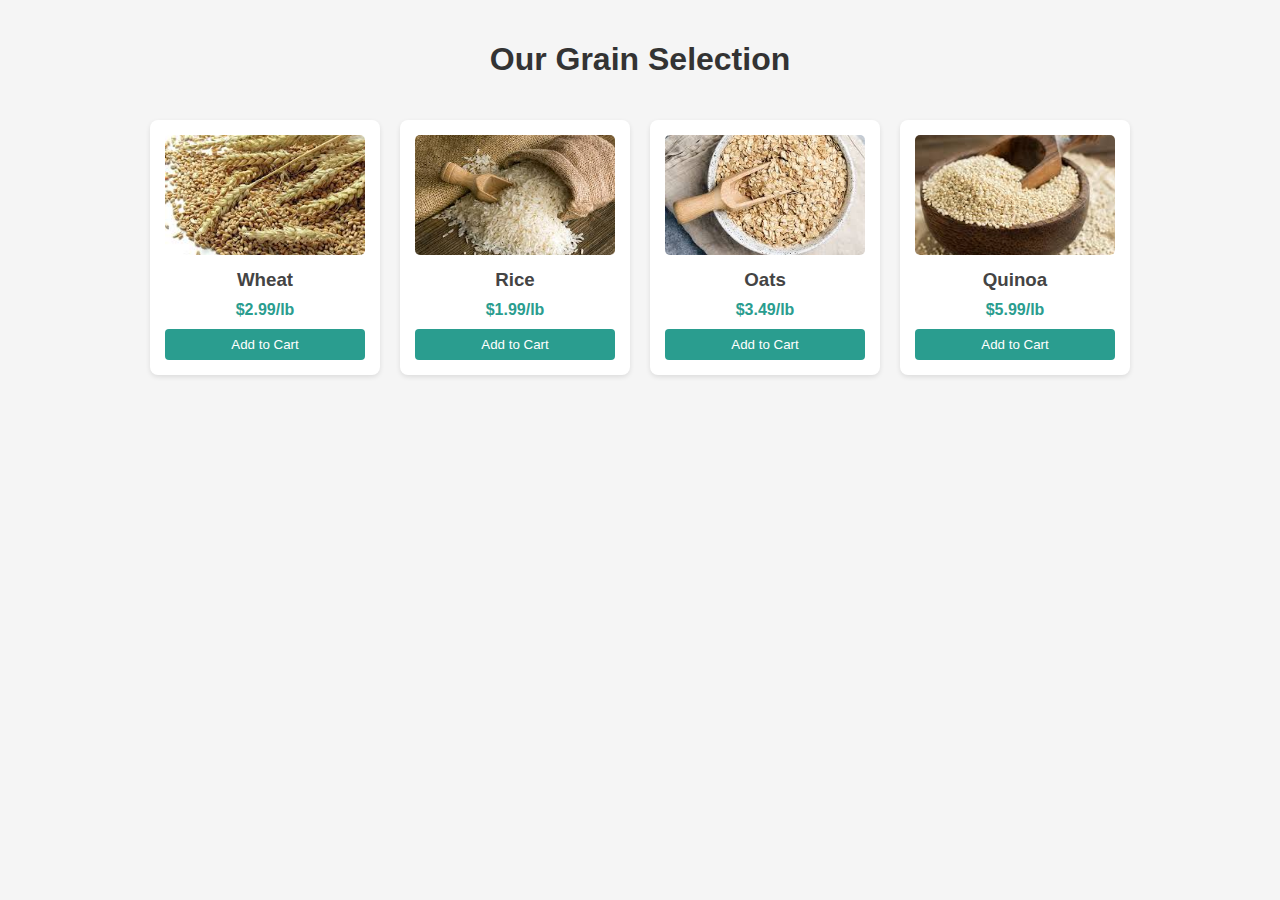
<file: grain.html>
<!DOCTYPE html>
<html lang="en">
<head>
    <meta charset="UTF-8">
    <meta name="viewport" content="width=device-width, initial-scale=1.0">
    <title>Grains Shop</title>
    <style>
        body {
            font-family: Arial, sans-serif;
            margin: 0;
            padding: 20px;
            background-color: #f5f5f5;
        }
        h1 {
            text-align: center;
            color: #333;
        }
        .grain-container {
            display: flex;
            flex-wrap: wrap;
            justify-content: center;
            gap: 20px;
            padding: 20px;
        }
        .grain-item {
            background: white;
            border-radius: 8px;
            box-shadow: 0 2px 5px rgba(0,0,0,0.1);
            padding: 15px;
            width: 200px;
            text-align: center;
        }
        .grain-item img {
            width: 100%;
            height: 120px;
            object-fit: cover;
            border-radius: 5px;
        }
        .grain-item h3 {
            margin: 10px 0;
            color: #444;
        }
        .price {
            font-weight: bold;
            color: #2a9d8f;
            margin: 10px 0;
        }
        .add-to-cart {
            background-color: #2a9d8f;
            color: white;
            border: none;
            padding: 8px 15px;
            border-radius: 4px;
            cursor: pointer;
            width: 100%;
        }
        .add-to-cart:hover {
            background-color: #21867a;
        }
    </style>
</head>
<body>
    <h1>Our Grain Selection</h1>
    
    <div class="grain-container">
        <!-- Grain Item 1 -->
        <div class="grain-item">
            <img src="wheat.jpg" alt="Wheat">
            <h3>Wheat</h3>
            <p class="price">$2.99/lb</p>
            <button class="add-to-cart">Add to Cart</button>
        </div>
        
        <!-- Grain Item 2 -->
        <div class="grain-item">
            <img src="rice.jpg" alt="Rice">
            <h3>Rice</h3>
            <p class="price">$1.99/lb</p>
            <button class="add-to-cart">Add to Cart</button>
        </div>
        
        <!-- Grain Item 3 -->
        <div class="grain-item">
            <img src="oats.jpg" alt="Oats">
            <h3>Oats</h3>
            <p class="price">$3.49/lb</p>
            <button class="add-to-cart">Add to Cart</button>
        </div>
        
        <!-- Grain Item 4 -->
        <div class="grain-item">
            <img src="quinao.jpg" alt="Quinoa">
            <h3>Quinoa</h3>
            <p class="price">$5.99/lb</p>
            <button class="add-to-cart">Add to Cart</button>
        </div>
    </div>

    <script>
        // Add to cart functionality
        document.querySelectorAll('.add-to-cart').forEach(button => {
            button.addEventListener('click', function() {
                const grainName = this.parentElement.querySelector('h3').textContent;
                const grainPrice = this.parentElement.querySelector('.price').textContent;
                alert(`Added ${grainName} (${grainPrice}) to cart!`);
                // Here you would typically add to a cart array or object
            });
        });
    </script>
</body>
</html>
</file>
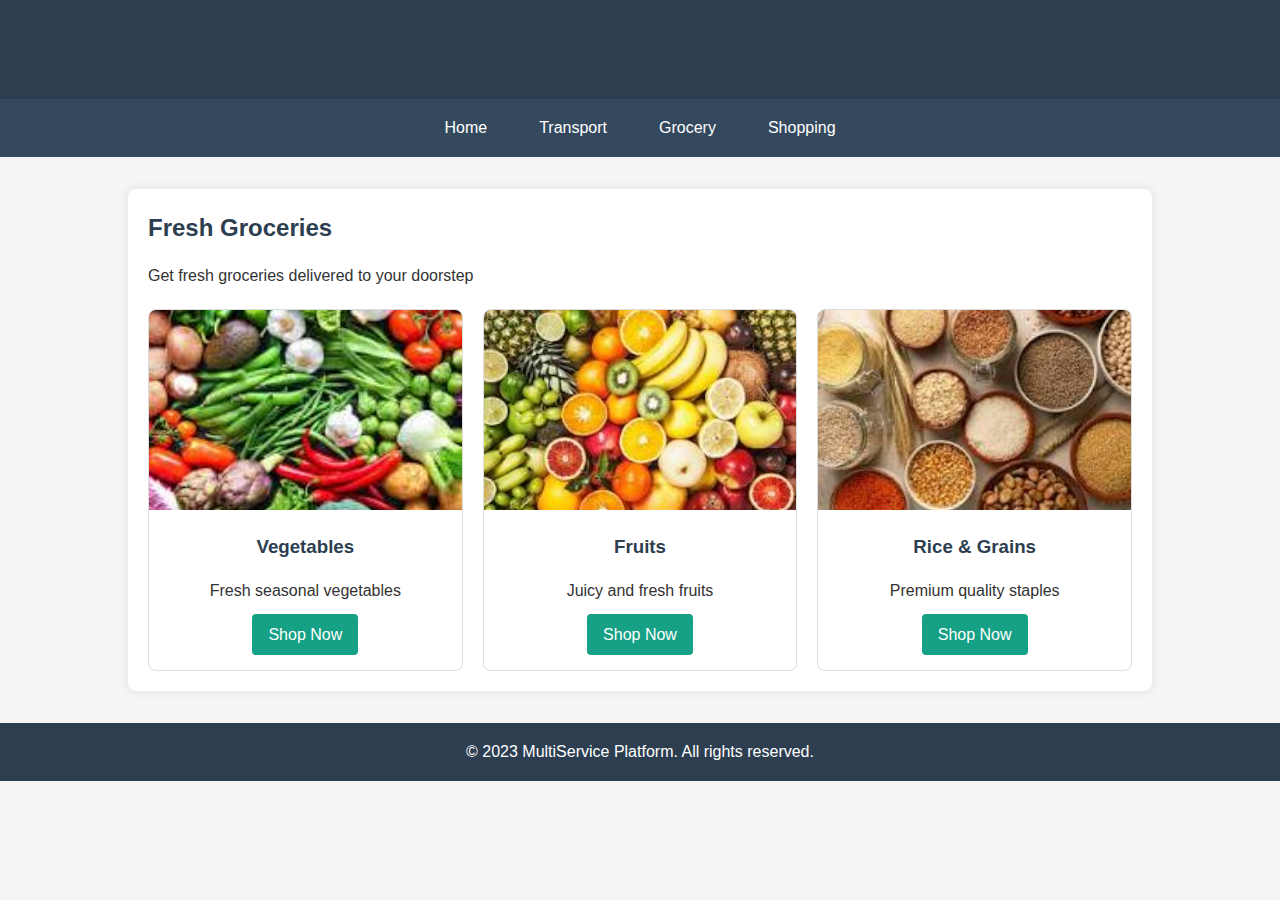
<file: grocery.html>
<!DOCTYPE html>
<html lang="en">
<head>
    <meta charset="UTF-8">
    <meta name="viewport" content="width=device-width, initial-scale=1.0">
    <title>Grocery Store</title>
    <link rel="stylesheet" href="style.css">
</head>
<body>
    <header>
        <h1>Grocery Store</h1>
    </header>
    
    <nav>
        <a href="index.html">Home</a>
        <a href="transport.html">Transport</a>
        <a href="grocery.html">Grocery</a>
        <a href="shopping.html">Shopping</a>
    </nav>
    
    <div class="container">
        <h2>Fresh Groceries</h2>
        <p>Get fresh groceries delivered to your doorstep</p>
        
        <div class="category-grid">
            <div class="category-card" onclick="window.location.href='vegtables.html'">
                <img src="./veg.jpg" alt="Vegetables">
                <div class="category-info">
                    <h3>Vegetables</h3>
                    <p>Fresh seasonal vegetables</p>
                    <a href="vegtables.html" class="btn">Shop Now</a>
                </div>
            </div>
            
            <div class="category-card" onclick="window.location.href='fruits.html'">
                <img src="./fruit.jpg" alt="Fruits">
                <div class="category-info">
                    <h3>Fruits</h3>
                    <p>Juicy and fresh fruits</p>
                    <a href="fruits.html" class="btn">Shop Now</a>
                </div>
            </div>
            
            <div class="category-card" onclick="window.location.href='grain.html'">
                <img src="./grain.jpg" alt="Rice and Grains">
                <div class="category-info">
                    <h3>Rice & Grains</h3>
                    <p>Premium quality staples</p>
                    <a href="grain.html" class="btn">Shop Now</a>
                </div>
            </div>
        </div>
    </div>
    
    <footer>
        <p>&copy; 2023 MultiService Platform. All rights reserved.</p>
    </footer>
</body>
</html>
</file>
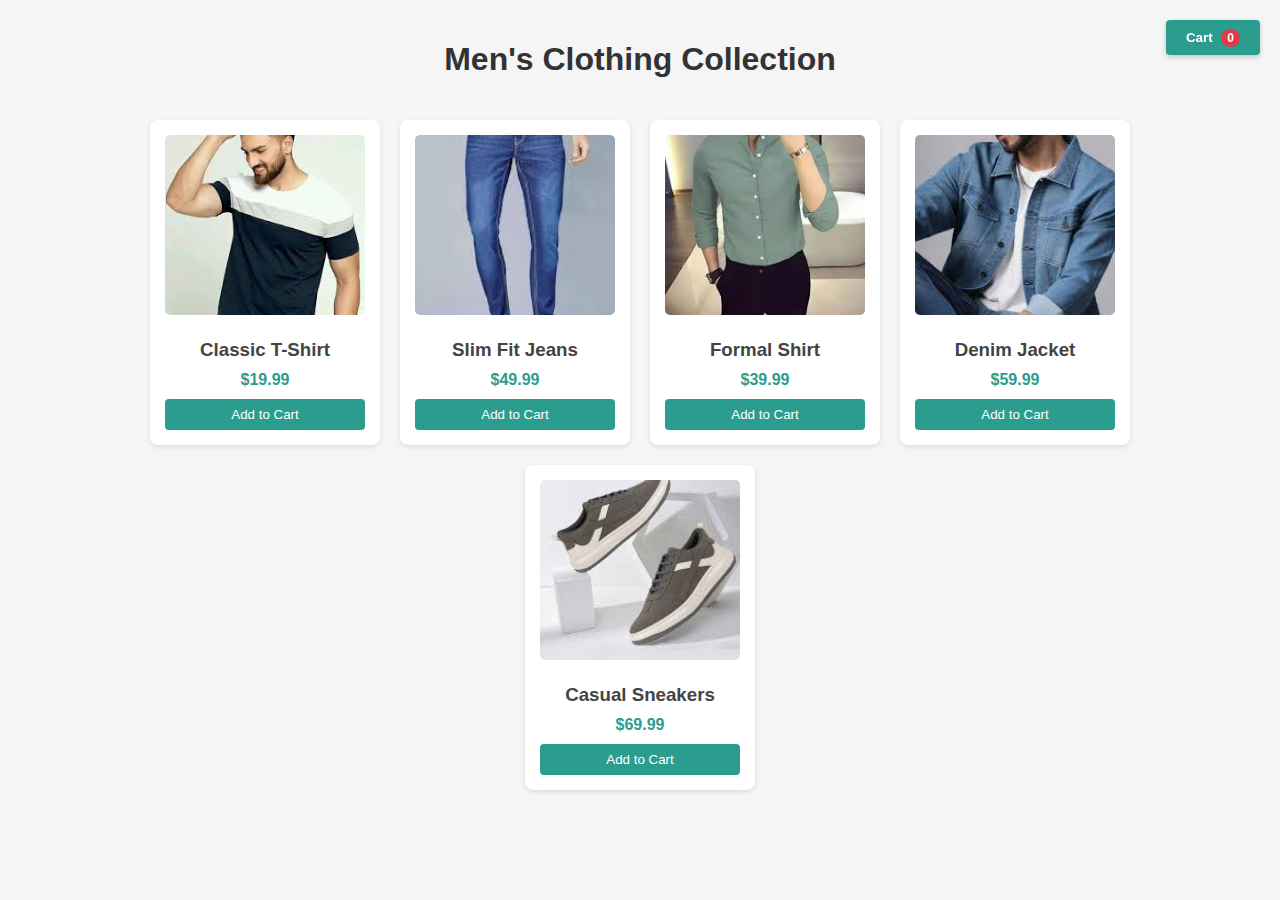
<file: mens.html>
<!DOCTYPE html>
<html lang="en">
<head>
    <meta charset="UTF-8">
    <meta name="viewport" content="width=device-width, initial-scale=1.0">
    <title>Men's Clothing</title>
    <style>
        body {
            font-family: Arial, sans-serif;
            margin: 0;
            padding: 20px;
            background-color: #f5f5f5;
        }
        h1 {
            text-align: center;
            color: #333;
        }
        .clothing-container {
            display: flex;
            flex-wrap: wrap;
            justify-content: center;
            gap: 20px;
            padding: 20px;
        }
        .clothing-item {
            background: white;
            border-radius: 8px;
            box-shadow: 0 2px 5px rgba(0,0,0,0.1);
            padding: 15px;
            width: 200px;
            text-align: center;
            cursor: pointer;
        }
        .clothing-item img {
            width: 100%;
            height: 180px;
            object-fit: cover;
            border-radius: 5px;
            margin-bottom: 10px;
            transition: transform 0.3s;
        }
        .clothing-item img:hover {
            transform: scale(1.05);
        }
        .clothing-item h3 {
            margin: 10px 0;
            color: #444;
        }
        .price {
            font-weight: bold;
            color: #2a9d8f;
            margin: 10px 0;
        }
        .add-to-cart {
            background-color: #2a9d8f;
            color: white;
            border: none;
            padding: 8px 15px;
            border-radius: 4px;
            cursor: pointer;
            width: 100%;
        }
        .add-to-cart:hover {
            background-color: #21867a;
        }
        .cart-toggle {
            position: fixed;
            top: 20px;
            right: 20px;
            background-color: #2a9d8f;
            color: white;
            border: none;
            padding: 10px 20px;
            border-radius: 4px;
            cursor: pointer;
            font-weight: bold;
            box-shadow: 0 2px 5px rgba(0,0,0,0.2);
        }
        .cart-toggle:hover {
            background-color: #21867a;
        }
        .cart-container {
            position: fixed;
            top: 70px;
            right: 20px;
            background: white;
            padding: 15px;
            border: 1px solid #ddd;
            box-shadow: 0 2px 5px rgba(0,0,0,0.1);
            border-radius: 8px;
            width: 300px;
            display: none;
            z-index: 100;
        }
        .cart-container.visible {
            display: block;
        }
        .cart-item {
            display: flex;
            justify-content: space-between;
            padding: 8px 0;
            border-bottom: 1px solid #eee;
        }
        .cart-total {
            font-weight: bold;
            margin-top: 15px;
            padding-top: 10px;
            border-top: 1px solid #ddd;
        }
        #cart-items {
            max-height: 400px;
            overflow-y: auto;
            margin-bottom: 10px;
        }
        .cart-count {
            background-color: #e63946;
            color: white;
            border-radius: 50%;
            padding: 2px 6px;
            font-size: 12px;
            margin-left: 5px;
        }
    </style>
</head>
<body>
    <h1>Men's Clothing Collection</h1>
    
    <button class="cart-toggle">
        Cart <span id="cart-count" class="cart-count">0</span>
    </button>
    
    <div class="cart-container" id="cart-container">
        <h3>Your Shopping Cart</h3>
        <div id="cart-items"></div>
        <div class="cart-total">
            Total: $<span id="cart-total">0.00</span>
        </div>
    </div>
    
    <div class="clothing-container">
        <!-- Clothing Item 1 -->
        <div class="clothing-item" data-id="1" data-name="Classic T-Shirt" data-price="19.99">
            <img src="classic.jpg" alt="Men's T-Shirt" class="product-image">
            <h3>Classic T-Shirt</h3>
            <p class="price">$19.99</p>
            <button class="add-to-cart">Add to Cart</button>
        </div>
        
        <!-- Clothing Item 2 -->
        <div class="clothing-item" data-id="2" data-name="Slim Fit Jeans" data-price="49.99">
            <img src="slim fit.jpg" alt="Men's Jeans" class="product-image">
            <h3>Slim Fit Jeans</h3>
            <p class="price">$49.99</p>
            <button class="add-to-cart">Add to Cart</button>
        </div>
        
        <!-- Clothing Item 3 -->
        <div class="clothing-item" data-id="3" data-name="Formal Shirt" data-price="39.99">
            <img src="formal.jpg" alt="Men's Shirt" class="product-image">
            <h3>Formal Shirt</h3>
            <p class="price">$39.99</p>
            <button class="add-to-cart">Add to Cart</button>
        </div>
        
        <!-- Clothing Item 4 -->
        <div class="clothing-item" data-id="4" data-name="Denim Jacket" data-price="59.99">
            <img src="denim jacket.jpg" alt="Men's Jacket" class="product-image">
            <h3>Denim Jacket</h3>
            <p class="price">$59.99</p>
            <button class="add-to-cart">Add to Cart</button>
        </div>

        <!-- Clothing Item 5 -->
        <div class="clothing-item" data-id="5" data-name="Casual Sneakers" data-price="69.99">
            <img src="casual sneakers.jpg" alt="Men's Shoes" class="product-image">
            <h3>Casual Sneakers</h3>
            <p class="price">$69.99</p>
            <button class="add-to-cart">Add to Cart</button>
        </div>
    </div>

    <script>
        document.addEventListener('DOMContentLoaded', function() {
            // Initialize cart from localStorage or create empty array
            let cart = JSON.parse(localStorage.getItem('cart')) || [];
            
            // Get DOM elements
            const cartContainer = document.getElementById('cart-container');
            const cartToggle = document.querySelector('.cart-toggle');
            const cartItemsEl = document.getElementById('cart-items');
            const cartCountEl = document.getElementById('cart-count');
            const cartTotalEl = document.getElementById('cart-total');
            
            // Toggle cart visibility
            cartToggle.addEventListener('click', function() {
                cartContainer.classList.toggle('visible');
            });
            
            // Function to add item to cart
            function addToCart(productItem) {
                const productId = productItem.getAttribute('data-id');
                const productName = productItem.getAttribute('data-name');
                const productPrice = parseFloat(productItem.getAttribute('data-price'));
                
                // Add to cart
                cart.push({
                    id: productId,
                    name: productName,
                    price: productPrice
                });
                
                // Update display
                updateCartDisplay();
                
                // Show cart automatically when adding an item
                cartContainer.classList.add('visible');
                
                // Show confirmation (optional)
                alert(`${productName} added to cart!`);
            }
            
            // Function to update cart display
            function updateCartDisplay() {
                // Clear current display
                cartItemsEl.innerHTML = '';
                
                // Calculate total and add items to display
                let total = 0;
                if (cart.length === 0) {
                    cartItemsEl.innerHTML = '<p>Your cart is empty</p>';
                } else {
                    cart.forEach(item => {
                        const itemEl = document.createElement('div');
                        itemEl.className = 'cart-item';
                        itemEl.innerHTML = `
                            <span>${item.name}</span>
                            <span>$${item.price.toFixed(2)}</span>
                        `;
                        cartItemsEl.appendChild(itemEl);
                        total += item.price;
                    });
                }
                
                // Update count and total
                cartCountEl.textContent = cart.length;
                cartTotalEl.textContent = total.toFixed(2);
                
                // Save to localStorage
                localStorage.setItem('cart', JSON.stringify(cart));
            }
            
            // Add click event to all product images
            document.querySelectorAll('.product-image').forEach(image => {
                image.addEventListener('click', function() {
                    const productItem = this.closest('.clothing-item');
                    addToCart(productItem);
                });
            });
            
            // Add click event to all add-to-cart buttons
            document.querySelectorAll('.add-to-cart').forEach(button => {
                button.addEventListener('click', function() {
                    const productItem = this.closest('.clothing-item');
                    addToCart(productItem);
                });
            });
            
            // Initialize cart display
            updateCartDisplay();
        });
    </script>
</body>
</html>
</file>
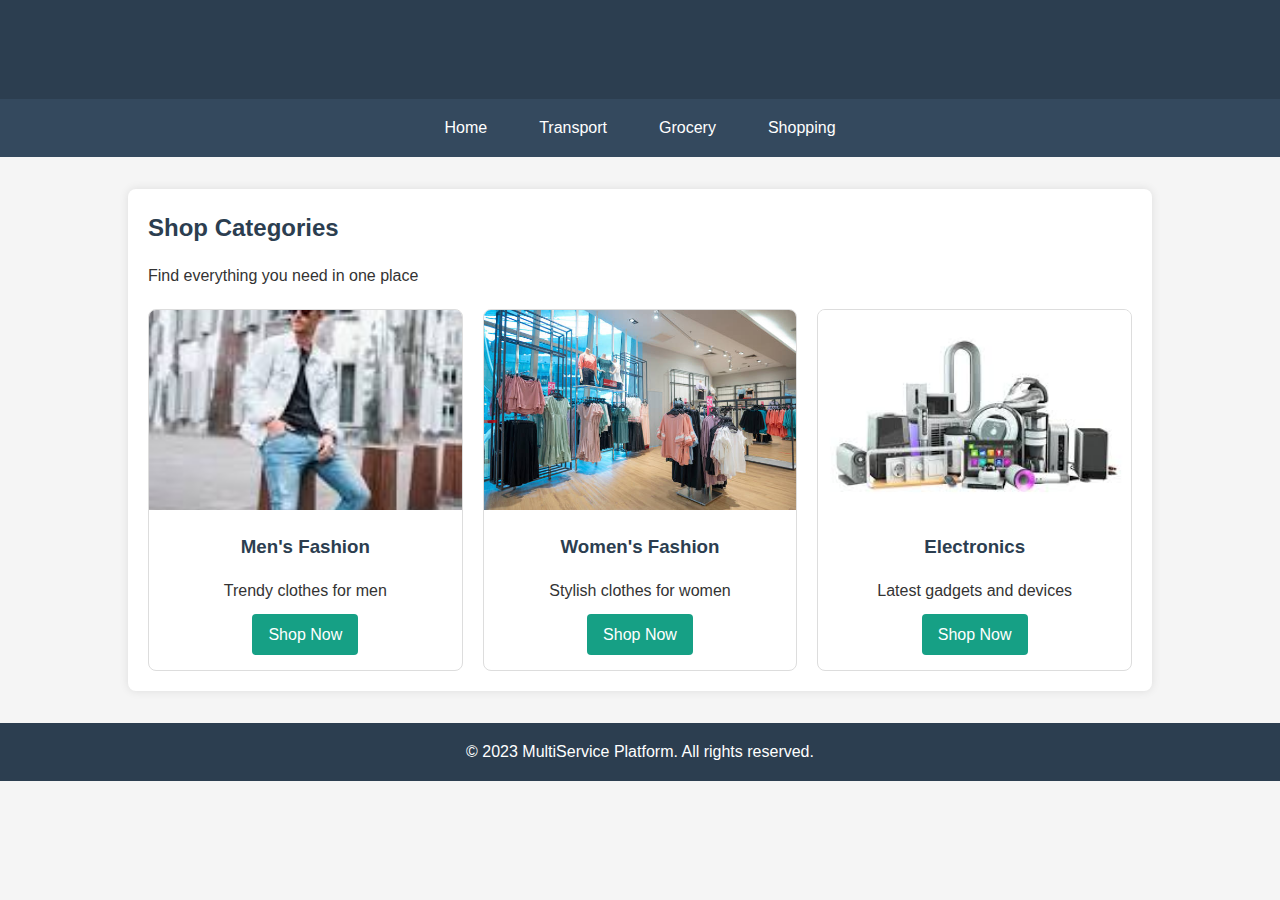
<file: shopping.html>
<!DOCTYPE html>
<html lang="en">
<head>
    <meta charset="UTF-8">
    <meta name="viewport" content="width=device-width, initial-scale=1.0">
    <title>Shopping Mall</title>
    <link rel="stylesheet" href="style.css">
</head>
<body>
    <header>
        <h1>Shopping Mall</h1>
    </header>
    
    <nav>
        <a href="index.html">Home</a>
        <a href="transport.html">Transport</a>
        <a href="grocery.html">Grocery</a>
        <a href="shopping.html">Shopping</a>
    </nav>
    
    <div class="container">
        <h2>Shop Categories</h2>
        <p>Find everything you need in one place</p>
        
        <div class="category-grid">
            <div class="category-card" onclick="window.location.href='mens.html'">
                <img src="./men.jpg" alt="Men's Fashion">
                <div class="category-info">
                    <h3>Men's Fashion</h3>
                    <p>Trendy clothes for men</p>
                    <a href="mens.html" class="btn">Shop Now</a>
                </div>
            </div>
            
            <div class="category-card" onclick="window.location.href='womens.html'">
                <img src="./women.jpg" alt="Women's Fashion">
                <div class="category-info">
                    <h3>Women's Fashion</h3>
                    <p>Stylish clothes for women</p>
                    <a href="womens.html" class="btn">Shop Now</a>
                </div>
            </div>
            
            <div class="category-card" onclick="window.location.href='electronics.html'">
                <img src="./electronic.jpg" alt="Electronics">
                <div class="category-info">
                    <h3>Electronics</h3>
                    <p>Latest gadgets and devices</p>
                    <a href="electronics.html" class="btn">Shop Now</a>
                </div>
            </div>
        </div>
    </div>
    
    <footer>
        <p>&copy; 2023 MultiService Platform. All rights reserved.</p>
    </footer>
</body>
</html>
</file>
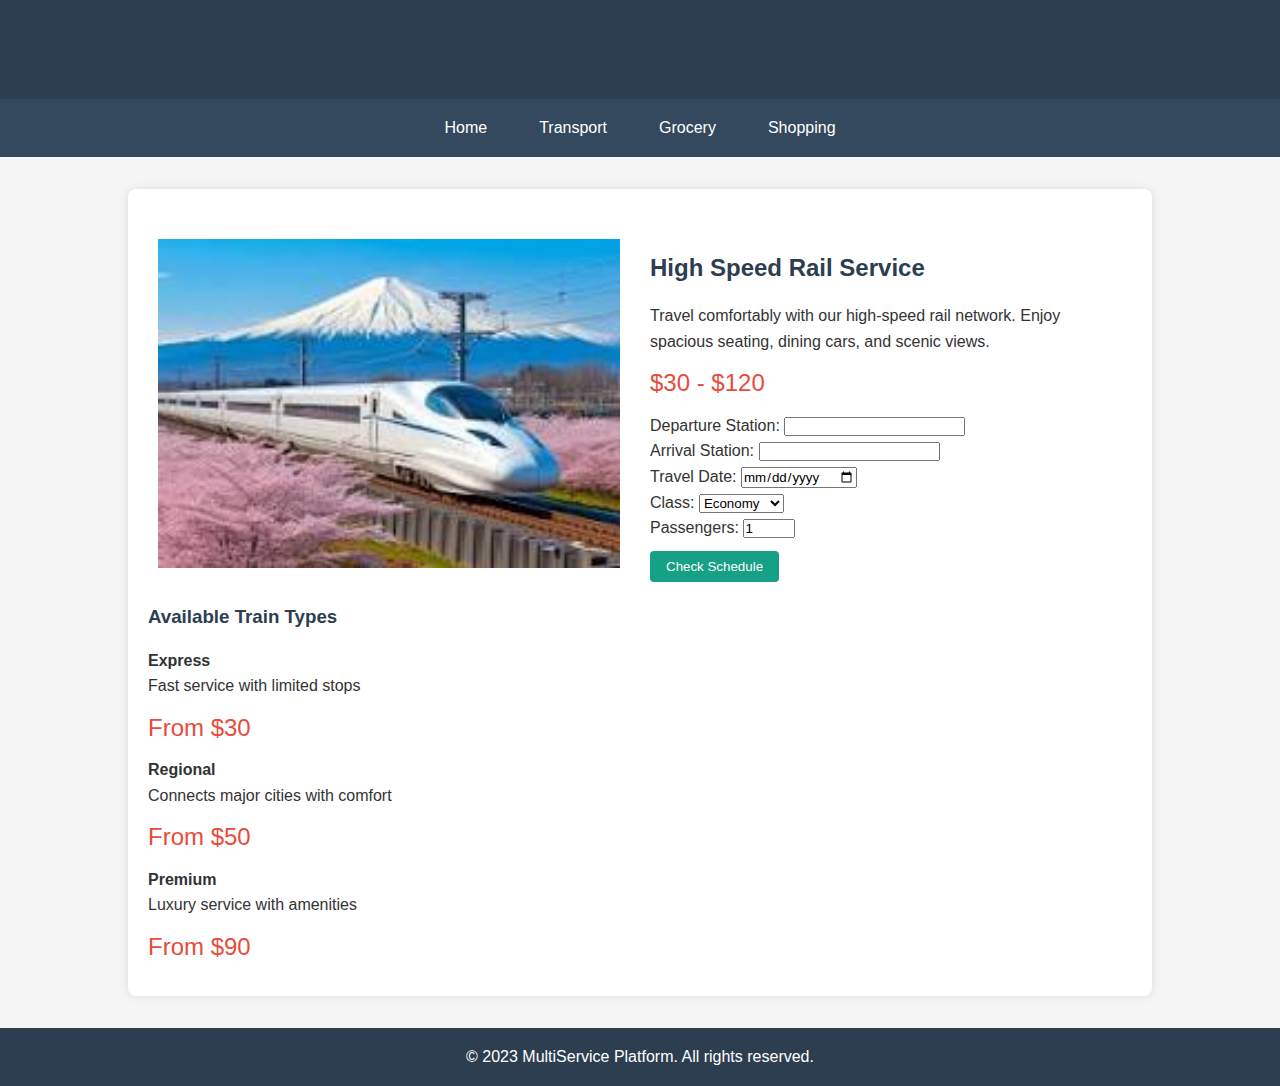
<file: train.html>
<!DOCTYPE html>
<html lang="en">
<head>
    <meta charset="UTF-8">
    <meta name="viewport" content="width=device-width, initial-scale=1.0">
    <title>Train Booking</title>
    <link rel="stylesheet" href="style.css">
</head>
<body>
    <header>
        <h1>Train Ticket Booking</h1>
    </header>
    
    <nav>
        <a href="index.html">Home</a>
        <a href="transport.html">Transport</a>
        <a href="grocery.html">Grocery</a>
        <a href="shopping.html">Shopping</a>
    </nav>
    
    <div class="container">
        <div class="product-details">
            <div class="product-image">
                <img src="./train.jpg" alt="High Speed Train">
            </div>
            
            <div class="product-info">
                <h2>High Speed Rail Service</h2>
                <p>Travel comfortably with our high-speed rail network. Enjoy spacious seating, dining cars, and scenic views.</p>
                
                <div class="price">$30 - $120</div>
                
                <form>
                    <div class="form-group">
                        <label for="from">Departure Station:</label>
                        <input type="text" id="from" name="from" required>
                    </div>
                    
                    <div class="form-group">
                        <label for="to">Arrival Station:</label>
                        <input type="text" id="to" name="to" required>
                    </div>
                    
                    <div class="form-group">
                        <label for="date">Travel Date:</label>
                        <input type="date" id="date" name="date" required>
                    </div>
                    
                    <div class="form-group">
                        <label for="class">Class:</label>
                        <select id="class" name="class">
                            <option value="economy">Economy</option>
                            <option value="business">Business</option>
                            <option value="first">First Class</option>
                        </select>
                    </div>
                    
                    <div class="form-group">
                        <label for="passengers">Passengers:</label>
                        <input type="number" id="passengers" name="passengers" min="1" max="10" value="1">
                    </div>
                    
                    <button type="submit" class="btn">Check Schedule</button>
                </form>
            </div>
        </div>
        
        <div class="train-types">
            <h3>Available Train Types</h3>
            <div class="train-options">
                <div class="train-option">
                    <h4>Express</h4>
                    <p>Fast service with limited stops</p>
                    <div class="price">From $30</div>
                </div>
                
                <div class="train-option">
                    <h4>Regional</h4>
                    <p>Connects major cities with comfort</p>
                    <div class="price">From $50</div>
                </div>
                
                <div class="train-option">
                    <h4>Premium</h4>
                    <p>Luxury service with amenities</p>
                    <div class="price">From $90</div>
                </div>
            </div>
        </div>
    </div>
    
    <footer>
        <p>&copy; 2023 MultiService Platform. All rights reserved.</p>
    </footer>
</body>
</html>
</file>
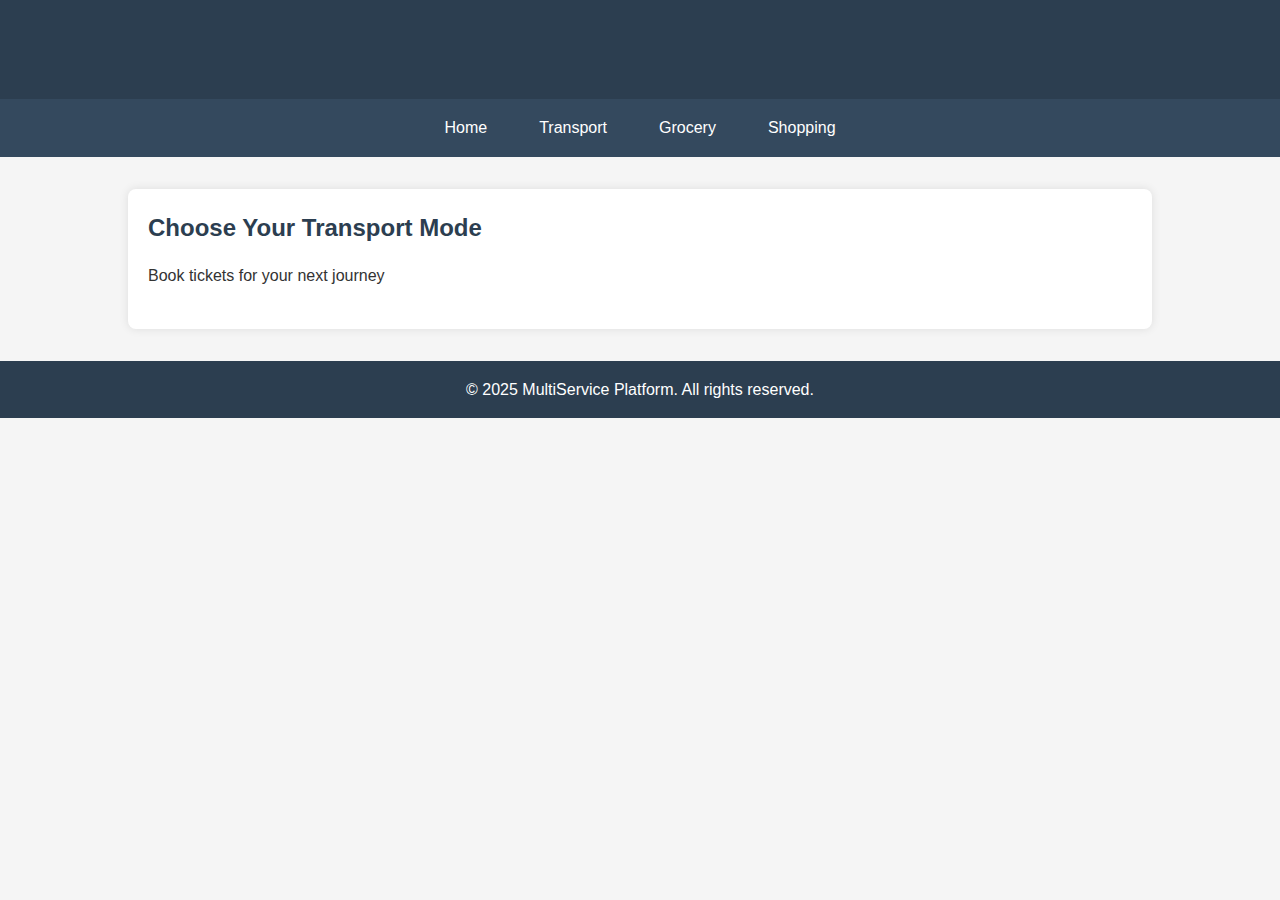
<file: transport.html>
<!DOCTYPE html>
<html lang="en">

<head>
  <meta charset="UTF-8" />
  <meta name="viewport" content="width=device-width, initial-scale=1.0"/>
  <title>Transport Services</title>
  <link rel="stylesheet" href="style.css" />
  <style>
    .category-grid {
      display: flex;
      flex-wrap: wrap;
      gap: 20px;
      margin-top: 20px;
    }
    .category-card {
      width: 300px;
      border: 1px solid #ccc;
      border-radius: 10px;
      overflow: hidden;
      box-shadow: 0 0 8px rgba(0, 0, 0, 0.1);
      cursor: pointer;
    }
    .category-card img {
      width: 100%;
      height: 180px;
      object-fit: cover;
    }
    .category-info {
      padding: 15px;
    }
    .btn {
      display: inline-block;
      margin-top: 10px;
      padding: 8px 12px;
      background-color: #007bff;
      color: white;
      text-decoration: none;
      border-radius: 5px;
    }
  </style>
</head>

<body>
  <header>
    <h1>Transport Services</h1>
  </header>

  <nav>
    <a href="index.html">Home</a>
    <a href="transport.html">Transport</a>
    <a href="grocery.html">Grocery</a>
    <a href="shopping.html">Shopping</a>
  </nav>

  <div class="container">
    <h2>Choose Your Transport Mode</h2>
    <p>Book tickets for your next journey</p>

    <div class="category-grid" id="transport-list">
      <!-- Transport cards will be dynamically inserted here -->
    </div>
  </div>

  <script>
    const imageMap = {
      Bus: 'bus.avif',
      Train: 'train.jpg',
      Aeroplane: 'plane.jpg'
    };

    const pageMap = {
      Bus: 'bus.html',
      Train: 'train.html',
      Aeroplane: 'aeroplane.html'
    };

    fetch('http://localhost:3000/transport')
      .then(res => res.json())
      .then(data => {
        const container = document.getElementById('transport-list');
        data.forEach(item => {
          const div = document.createElement('div');
          div.className = 'category-card';
          div.onclick = () => window.location.href = pageMap[item.name] || '#';
          div.innerHTML = `
            <img src="./${imageMap[item.name] || 'default.jpg'}" alt="${item.name}">
            <div class="category-info">
              <h3>${item.name}</h3>
              <p>${item.details}</p>
              <a href="${pageMap[item.name] || '#'}" class="btn">Book Now</a>
            </div>
          `;
          container.appendChild(div);
        });
      })
      .catch(err => console.error('Error loading transport data:', err));
  </script>

  <footer>
    <p>&copy; 2025 MultiService Platform. All rights reserved.</p>
  </footer>
</body>

</html>
</file>
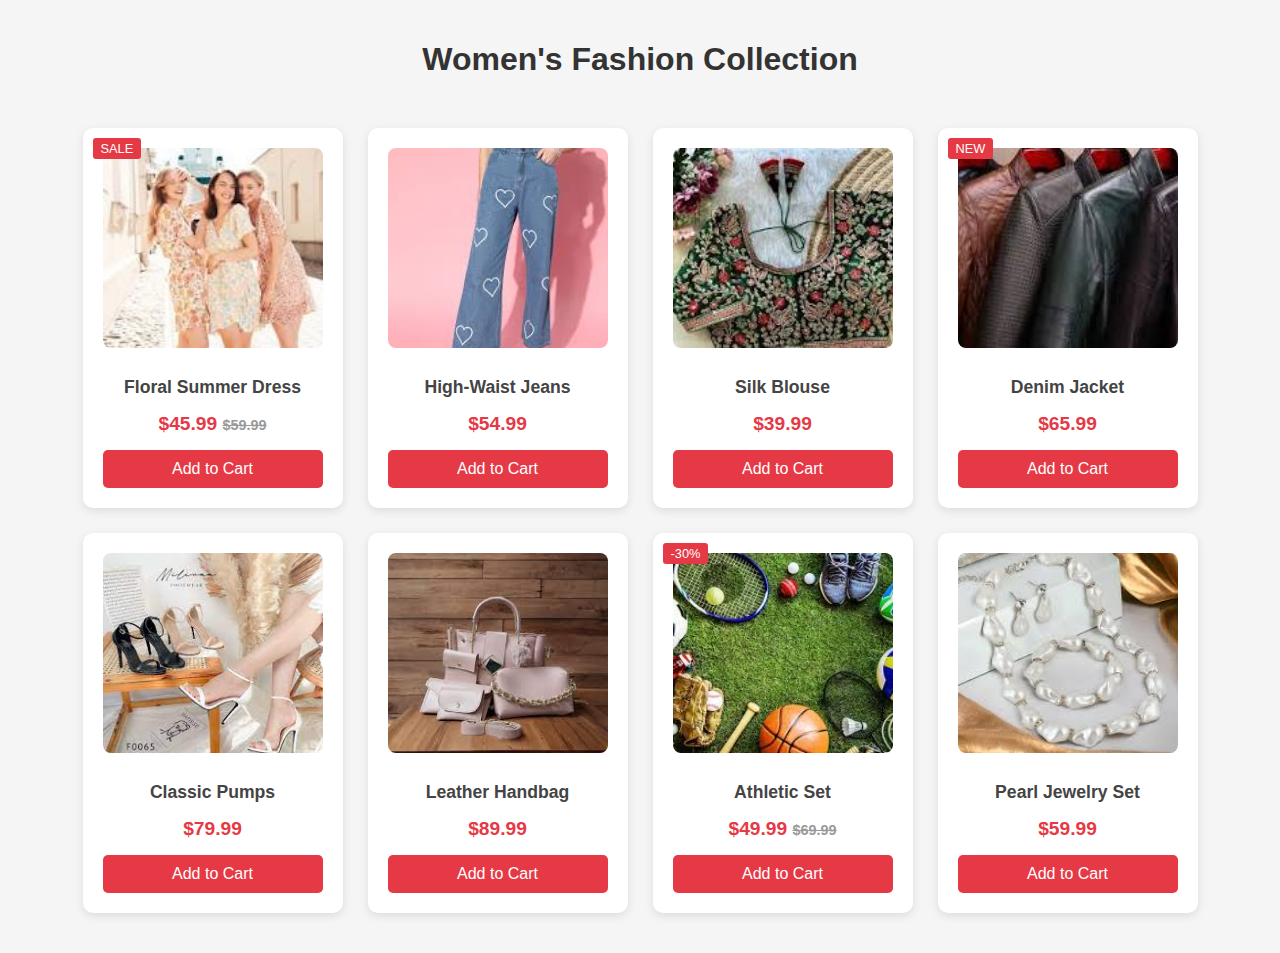
<file: womens.html>
<!DOCTYPE html>
<html lang="en">
<head>
    <meta charset="UTF-8">
    <meta name="viewport" content="width=device-width, initial-scale=1.0">
    <title>Women's Fashion</title>
    <style>
        body {
            font-family: Arial, sans-serif;
            margin: 0;
            padding: 20px;
            background-color: #f5f5f5;
        }
        h1 {
            text-align: center;
            color: #333;
            margin-bottom: 30px;
        }
        .clothing-container {
            display: flex;
            flex-wrap: wrap;
            justify-content: center;
            gap: 25px;
            padding: 20px;
            max-width: 1200px;
            margin: 0 auto;
        }
        .clothing-item {
            background: white;
            border-radius: 10px;
            box-shadow: 0 3px 10px rgba(0,0,0,0.1);
            padding: 20px;
            width: 220px;
            text-align: center;
            transition: transform 0.3s ease;
        }
        .clothing-item:hover {
            transform: translateY(-5px);
        }
        .clothing-item img {
            width: 100%;
            height: 200px;
            object-fit: cover;
            border-radius: 8px;
            margin-bottom: 15px;
        }
        .clothing-item h3 {
            margin: 10px 0;
            color: #444;
            font-size: 1.1rem;
        }
        .price {
            font-weight: bold;
            color: #e63946;
            margin: 15px 0;
            font-size: 1.2rem;
        }
        .add-to-cart {
            background-color: #e63946;
            color: white;
            border: none;
            padding: 10px 20px;
            border-radius: 5px;
            cursor: pointer;
            width: 100%;
            font-size: 1rem;
            transition: background-color 0.3s;
        }
        .add-to-cart:hover {
            background-color: #c1121f;
        }
        .sale-badge {
            position: absolute;
            background: #e63946;
            color: white;
            padding: 3px 8px;
            border-radius: 3px;
            font-size: 0.8rem;
            margin-left: -10px;
            margin-top: -10px;
        }
    </style>
</head>
<body>
    <h1>Women's Fashion Collection</h1>
    
    <div class="clothing-container">
        <!-- Item 1 -->
        <div class="clothing-item">
            <div class="sale-badge">SALE</div>
            <img src="./summer dress.jpg" alt="Summer Dress">
            <h3>Floral Summer Dress</h3>
            <p class="price">$45.99 <span style="text-decoration: line-through; color: #999; font-size: 0.9rem;">$59.99</span></p>
            <button class="add-to-cart">Add to Cart</button>
        </div>
        
        <!-- Item 2 -->
        <div class="clothing-item">
            <img src="./women's jeans.jpg" alt="Women's Jeans">
            <h3>High-Waist Jeans</h3>
            <p class="price">$54.99</p>
            <button class="add-to-cart">Add to Cart</button>
        </div>
        
        <!-- Item 3 -->
        <div class="clothing-item">
            <img src="./blouse.jpg" alt="Blouse">
            <h3>Silk Blouse</h3>
            <p class="price">$39.99</p>
            <button class="add-to-cart">Add to Cart</button>
        </div>
        
        <!-- Item 4 -->
        <div class="clothing-item">
            <div class="sale-badge">NEW</div>
            <img src="./jackets.jpg" alt="Jacket">
            <h3>Denim Jacket</h3>
            <p class="price">$65.99</p>
            <button class="add-to-cart">Add to Cart</button>
        </div>

        <!-- Item 5 -->
        <div class="clothing-item">
            <img src="./high heels.jpg" alt="High Heels">
            <h3>Classic Pumps</h3>
            <p class="price">$79.99</p>
            <button class="add-to-cart">Add to Cart</button>
        </div>

        <!-- Item 6 -->
        <div class="clothing-item">
            <img src="./hand bag.jpg" alt="Handbag">
            <h3>Leather Handbag</h3>
            <p class="price">$89.99</p>
            <button class="add-to-cart">Add to Cart</button>
        </div>

        <!-- Item 7 -->
        <div class="clothing-item">
            <div class="sale-badge">-30%</div>
            <img src="./althetic.jpg" alt="Athletic Set">
            <h3>Athletic Set</h3>
            <p class="price">$49.99 <span style="text-decoration: line-through; color: #999; font-size: 0.9rem;">$69.99</span></p>
            <button class="add-to-cart">Add to Cart</button>
        </div>

        <!-- Item 8 -->
        <div class="clothing-item">
            <img src="./jewallery.jpg" alt="Jewelry Set">
            <h3>Pearl Jewelry Set</h3>
            <p class="price">$59.99</p>
            <button class="add-to-cart">Add to Cart</button>
        </div>
    </div>

    <script>
        // Add to cart functionality
        document.querySelectorAll('.add-to-cart').forEach(button => {
            button.addEventListener('click', function() {
                const item = this.closest('.clothing-item');
                const name = item.querySelector('h3').textContent;
                const price = item.querySelector('.price').textContent.split(' ')[0]; // Gets just the current price
                
                // Create cart item object
                const cartItem = {
                    name: name,
                    price: price,
                    image: item.querySelector('img').src.split('/').pop()
                };
                
                // Add to cart (using localStorage)
                let cart = JSON.parse(localStorage.getItem('cart')) || [];
                cart.push(cartItem);
                localStorage.setItem('cart', JSON.stringify(cart));
                
                // Visual feedback
                this.textContent = 'Added!';
                this.style.backgroundColor = '#4caf50';
                setTimeout(() => {
                    this.textContent = 'Add to Cart';
                    this.style.backgroundColor = '#e63946';
                }, 2000);
                
                // Update cart count in header (if exists)
                if (window.updateCartCount) {
                    updateCartCount();
                }
            });
        });
    </script>
</body>
</html>
</file>
<file: style.css>
/* Global Styles */
* {
    margin: 0;
    padding: 0;
    box-sizing: border-box;
    font-family: 'Arial', sans-serif;
}

body {
    background-color: #f5f5f5;
    color: #333;
    line-height: 1.6;
}

header {
    background-color: #2c3e50;
    color: white;
    padding: 1rem 0;
    text-align: center;
}

nav {
    display: flex;
    justify-content: center;
    background-color: #34495e;
    padding: 0.5rem 0;
}

nav a {
    color: white;
    text-decoration: none;
    padding: 0.5rem 1rem;
    margin: 0 10px;
    border-radius: 5px;
    transition: background-color 0.3s;
}

nav a:hover {
    background-color: #16a085;
}

.container {
    width: 80%;
    margin: 2rem auto;
    padding: 20px;
    background-color: white;
    border-radius: 8px;
    box-shadow: 0 0 10px rgba(0, 0, 0, 0.1);
}

h1, h2, h3 {
    color: #2c3e50;
    margin-bottom: 1rem;
}

.category-grid {
    display: grid;
    grid-template-columns: repeat(3, 1fr);
    gap: 20px;
    margin-top: 20px;
}

.category-card {
    border: 1px solid #ddd;
    border-radius: 8px;
    overflow: hidden;
    transition: transform 0.3s, box-shadow 0.3s;
    cursor: pointer;
}

.category-card:hover {
    transform: translateY(-5px);
    box-shadow: 0 5px 15px rgba(0, 0, 0, 0.1);
}

.category-card img {
    width: 100%;
    height: 200px;
    object-fit: cover;
}

.category-info {
    padding: 15px;
    text-align: center;
}

.btn {
    display: inline-block;
    background-color: #16a085;
    color: white;
    padding: 8px 16px;
    border: none;
    border-radius: 4px;
    cursor: pointer;
    text-decoration: none;
    margin-top: 10px;
    transition: background-color 0.3s;
}

.btn:hover {
    background-color: #1abc9c;
}

.product-details {
    display: flex;
    margin-top: 20px;
}

.product-image {
    flex: 1;
    padding: 10px;
}

.product-image img {
    width: 100%;
    max-height: 400px;
    object-fit: contain;
}

.product-info {
    flex: 1;
    padding: 20px;
}

.price {
    font-size: 1.5rem;
    color: #e74c3c;
    margin: 10px 0;
}

.quantity-selector {
    margin: 20px 0;
}

.quantity-selector input {
    width: 60px;
    padding: 8px;
    text-align: center;
}

footer {
    background-color: #2c3e50;
    color: white;
    text-align: center;
    padding: 1rem 0;
    margin-top: 2rem;
}

/* Responsive Design */
@media (max-width: 768px) {
    .category-grid {
        grid-template-columns: repeat(2, 1fr);
    }
    
    .product-details {
        flex-direction: column;
    }
}

@media (max-width: 480px) {
    .category-grid {
        grid-template-columns: 1fr;
    }
    
    nav {
        flex-direction: column;
        align-items: center;
    }
    
    nav a {
        margin: 5px 0;
    }
.fruit-grid {
            display: grid;
            grid-template-columns: repeat(auto-fill, minmax(250px, 1fr));
            gap: 25px;
            margin-top: 30px;
        }
        
        .fruit-card {
            border: 1px solid #e0e0e0;
            border-radius: 8px;
            overflow: hidden;
            transition: transform 0.3s, box-shadow 0.3s;
            background: white;
        }
        
        .fruit-card:hover {
            transform: translateY(-5px);
            box-shadow: 0 5px 15px rgba(0, 0, 0, 0.1);
        }
        
        .fruit-img {
            width: 100%;
            height: 180px;
            object-fit: cover;
        }
        
        .fruit-info {
            padding: 15px;
        }
        
        .fruit-name {
            font-size: 1.2rem;
            color: #2c3e50;
            margin-bottom: 5px;
        }
        
        .fruit-price {
            font-size: 1.1rem;
            color: #e74c3c;
            font-weight: bold;
            margin: 10px 0;
        }
        
        .quantity-controls {
            display: flex;
            align-items: center;
            margin: 15px 0;
        }
        
        .quantity-btn {
            width: 30px;
            height: 30px;
            background-color: #16a085;
            color: white;
            border: none;
            border-radius: 4px;
            font-size: 1rem;
            cursor: pointer;
            display: flex;
            align-items: center;
            justify-content: center;
        }
        
        .quantity-btn:hover {
            background-color: #1abc9c;
        }
        
        .quantity-input {
            width: 50px;
            height: 30px;
            text-align: center;
            margin: 0 10px;
            border: 1px solid #ddd;
            border-radius: 4px;
        }
        
        .add-to-cart {
            width: 100%;
            padding: 8px;
            background-color: #3498db;
            color: white;
            border: none;
            border-radius: 4px;
            cursor: pointer;
            transition: background-color 0.3s;
        }
        
        .add-to-cart:hover {
            background-color: #2980b9;
        }
        
        .category-header {
            display: flex;
            justify-content: space-between;
            align-items: center;
            margin-bottom: 20px;
        }
        
        .filter-options {
            display: flex;
            gap: 10px;
        }
        
        .filter-btn {
            padding: 8px 15px;
            background-color: #f1f1f1;
            border: none;
            border-radius: 4px;
            cursor: pointer;
        }
        
        .filter-btn.active {
            background-color: #16a085;
            color: white;
        }
        
        .cart-summary {
            position: fixed;
            bottom: 20px;
            right: 20px;
            background-color: #2c3e50;
            color: white;
            padding: 15px;
            border-radius: 8px;
            box-shadow: 0 4px 8px rgba(0, 0, 0, 0.2);
            z-index: 1000;
        }
        
        .cart-items {
            max-height: 200px;
            overflow-y: auto;
            margin-bottom: 10px;
        }
        
        .cart-item {
            display: flex;
            justify-content: space-between;
            margin-bottom: 8px;
            padding-bottom: 8px;
            border-bottom: 1px solid #34495e;
        }
        
        .checkout-btn {
            background-color: #16a085;
            color: white;
            border: none;
            padding: 8px 15px;
            border-radius: 4px;
            cursor: pointer;
            width: 100%;
        }
        
        .checkout-btn:hover {
            background-color: #1abc9c;
        }
    }
</file>
